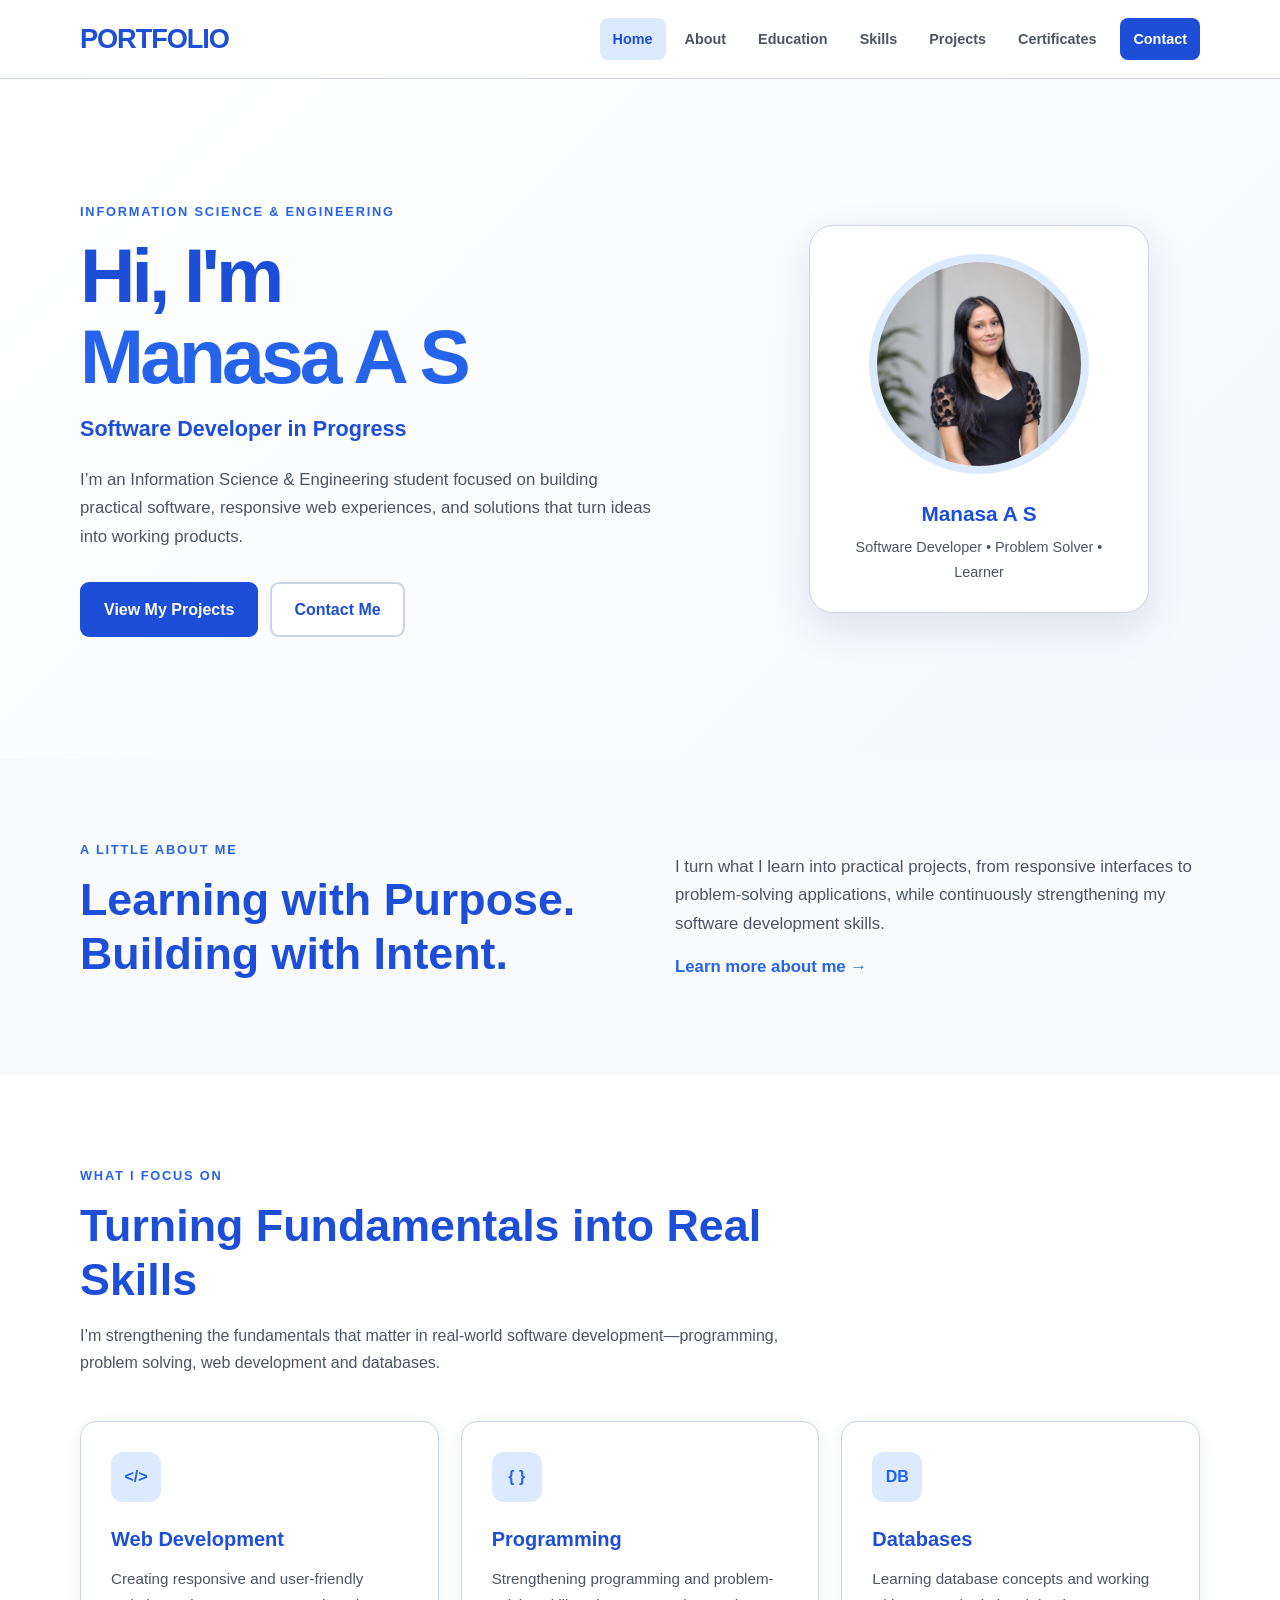
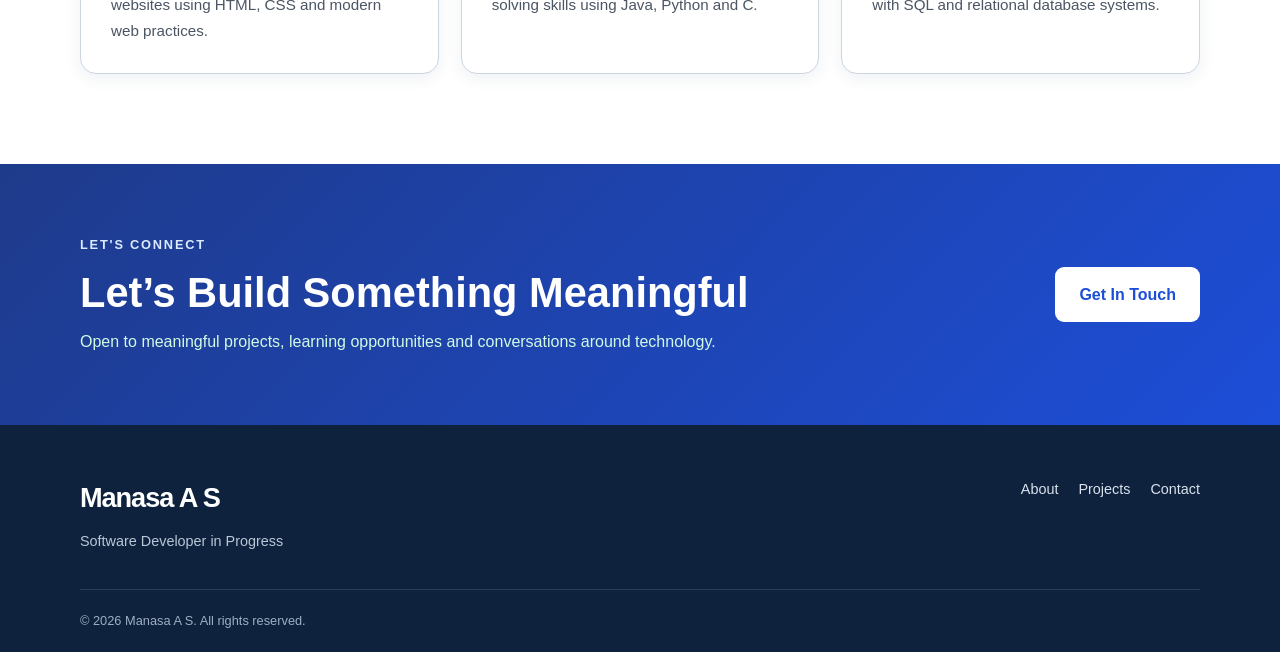
<file: index.html>
<!DOCTYPE html>
<html lang="en">

<head>

    <!-- Basic Document Information -->
    <meta charset="UTF-8">

    <meta
        name="viewport"
        content="width=device-width, initial-scale=1.0">

    <meta
        name="description"
        content="Manasa A S - Information Science and Engineering student and aspiring software developer.">

    <meta
        name="author"
        content="Manasa A S">

    <meta
        name="robots"
        content="index, follow">

    <!-- Page Title -->
    <title>
        Manasa A S | Aspiring Software Developer
    </title>

    <!-- CSS -->
    <link
        rel="stylesheet"
        href="css/style.css">

</head>


<body>

    <!--
        Accessibility:
        Allows keyboard users to skip
        repetitive navigation.
    -->
    <a
        href="#main-content"
        class="skip-link">
        Skip to main content
    </a>


    <!-- ================= HEADER ================= -->

    <header class="site-header">

        <div class="container header-container">

            <!-- Logo -->

            <a
                href="index.html"
                class="logo"
                aria-label="PORTFOLIO - Home">

                PORTFOLIO<span> </span>

            </a>


            <!-- Mobile Menu Button -->

            <button
                type="button"
                class="menu-toggle"
                id="menu-toggle"
                aria-label="Open navigation menu"
                aria-expanded="false"
                aria-controls="main-navigation">

                <span></span>
                <span></span>
                <span></span>

            </button>


            <!-- Navigation -->

            <nav
                class="main-navigation"
                id="main-navigation"
                aria-label="Main navigation">

                <ul>

                    <li>
                        <a
                            href="index.html"
                            class="active"
                            aria-current="page">
                            Home
                        </a>
                    </li>

                    <li>
                        <a href="about.html">
                            About
                        </a>
                    </li>

                    <li>
                        <a href="education.html">
                            Education
                        </a>
                    </li>

                    <li>
                        <a href="skills.html">
                            Skills
                        </a>
                    </li>

                    <li>
                        <a href="projects.html">
                            Projects
                        </a>
                    </li>

                    <li>
                        <a href="certificates.html">
                            Certificates
                        </a>
                    </li>

                    <li>
                        <a
                            href="contact.html"
                            class="nav-contact">
                            Contact
                        </a>
                    </li>

                </ul>

            </nav>

        </div>

    </header>


    <!-- ================= MAIN ================= -->

    <main id="main-content">


        <!-- ================= HERO ================= -->

        <section
            class="hero section"
            aria-labelledby="hero-heading">

            <div class="container hero-container">


                <!-- Hero Content -->

                <div class="hero-content">

                    <p class="eyebrow">
                        INFORMATION SCIENCE & ENGINEERING
                    </p>


                    <h1 id="hero-heading">

                        Hi, I'm

                        <span>
                            Manasa A S
                        </span>

                    </h1>


                    <p class="hero-role">
                        Software Developer in Progress
                    </p>


                    <p class="hero-description">

                        I’m an Information Science & Engineering student 
                        focused on building practical software, responsive 
                        web experiences, and solutions that turn ideas into 
                        working products.

                    </p>


                    <div class="hero-buttons">

                        <a
                            href="projects.html"
                            class="btn btn-primary">

                            View My Projects

                        </a>


                        <a
                            href="contact.html"
                            class="btn btn-secondary">

                            Contact Me

                        </a>

                    </div>

                </div>


                <!-- Hero Image -->

                <div class="hero-visual">

                    <div class="profile-card">

                        <div class="profile-circle">

                            <img
                                src="images/profile.jpeg"
                                alt="Professional portrait of Manasa A S">

                        </div>


                        <div class="profile-info">

                            <h2>
                                Manasa A S
                            </h2>

                            <p>
                                Software Developer • Problem Solver • Learner
                            </p>

                        </div>

                    </div>

                </div>

            </div>

        </section>


        <!-- ================= INTRODUCTION ================= -->

        <section
            class="intro-section section-light"
            aria-labelledby="intro-heading">

            <div class="container intro-grid">


                <div>

                    <p class="section-label">
                        A LITTLE ABOUT ME
                    </p>

                    <h2 id="intro-heading">
                        Learning with Purpose. Building with Intent.
                    </h2>

                </div>


                <div>

                    <p>

                        I turn what I learn into practical projects, 
                        from responsive interfaces to problem-solving applications, 
                        while continuously strengthening my software development skills.

                    </p>


                    <a
                        href="about.html"
                        class="text-link">

                        Learn more about me →

                    </a>

                </div>

            </div>

        </section>


        <!-- ================= FOCUS AREAS ================= -->

        <section
            class="section"
            aria-labelledby="focus-heading">

            <div class="container">


                <div class="section-heading">

                    <p class="section-label">
                        WHAT I FOCUS ON
                    </p>

                    <h2 id="focus-heading">
                        Turning Fundamentals into Real Skills
                    </h2>

                    <p>
                        I’m strengthening the fundamentals that matter 
                        in real-world software development—programming, 
                        problem solving, web development and databases.
                    </p>

                </div>


                <div class="feature-grid">


                    <!-- Web Development -->

                    <article class="feature-card">

                        <div
                            class="feature-icon"
                            aria-hidden="true">

                            &lt;/&gt;

                        </div>


                        <h3>
                            Web Development
                        </h3>


                        <p>

                            Creating responsive and
                            user-friendly websites using
                            HTML, CSS and modern web practices.

                        </p>

                    </article>


                    <!-- Programming -->

                    <article class="feature-card">

                        <div
                            class="feature-icon"
                            aria-hidden="true">

                            { }

                        </div>


                        <h3>
                            Programming
                        </h3>


                        <p>

                            Strengthening programming and
                            problem-solving skills using
                            Java, Python and C.

                        </p>

                    </article>


                    <!-- Database -->

                    <article class="feature-card">

                        <div
                            class="feature-icon"
                            aria-hidden="true">

                            DB

                        </div>


                        <h3>
                            Databases
                        </h3>


                        <p>

                            Learning database concepts and
                            working with SQL and relational
                            database systems.

                        </p>

                    </article>

                </div>

            </div>

        </section>


        <!-- ================= CTA ================= -->

        <section
            class="cta-section"
            aria-labelledby="cta-heading">

            <div class="container cta-container">


                <div>

                    <p class="section-label">
                        LET'S CONNECT
                    </p>


                    <h2 id="cta-heading">
                        Let’s Build Something Meaningful
                    </h2>


                    <p>
                        Open to meaningful projects, learning 
                        opportunities and conversations around technology.
                    </p>

                </div>


                <a
                    href="contact.html"
                    class="btn btn-light">

                    Get In Touch

                </a>

            </div>

        </section>

    </main>


    <!-- ================= FOOTER ================= -->

    <footer class="site-footer">

        <div class="container footer-container">


            <div>

                <a
                    href="index.html"
                    class="footer-logo">

                    Manasa A S<span></span>

                </a>


                <p>
                    Software Developer in Progress
                </p>

            </div>


            <nav
                aria-label="Footer navigation">

                <ul class="footer-links">

                    <li>
                        <a href="about.html">
                            About
                        </a>
                    </li>

                    <li>
                        <a href="projects.html">
                            Projects
                        </a>
                    </li>

                    <li>
                        <a href="contact.html">
                            Contact
                        </a>
                    </li>

                </ul>

            </nav>

        </div>


        <div class="container copyright">

            <p>
                &copy; 2026 Manasa A S.
                All rights reserved.
            </p>

        </div>

    </footer>


    <!-- JavaScript -->

    <script src="js/script.js"></script>

</body>

</html>
</file>
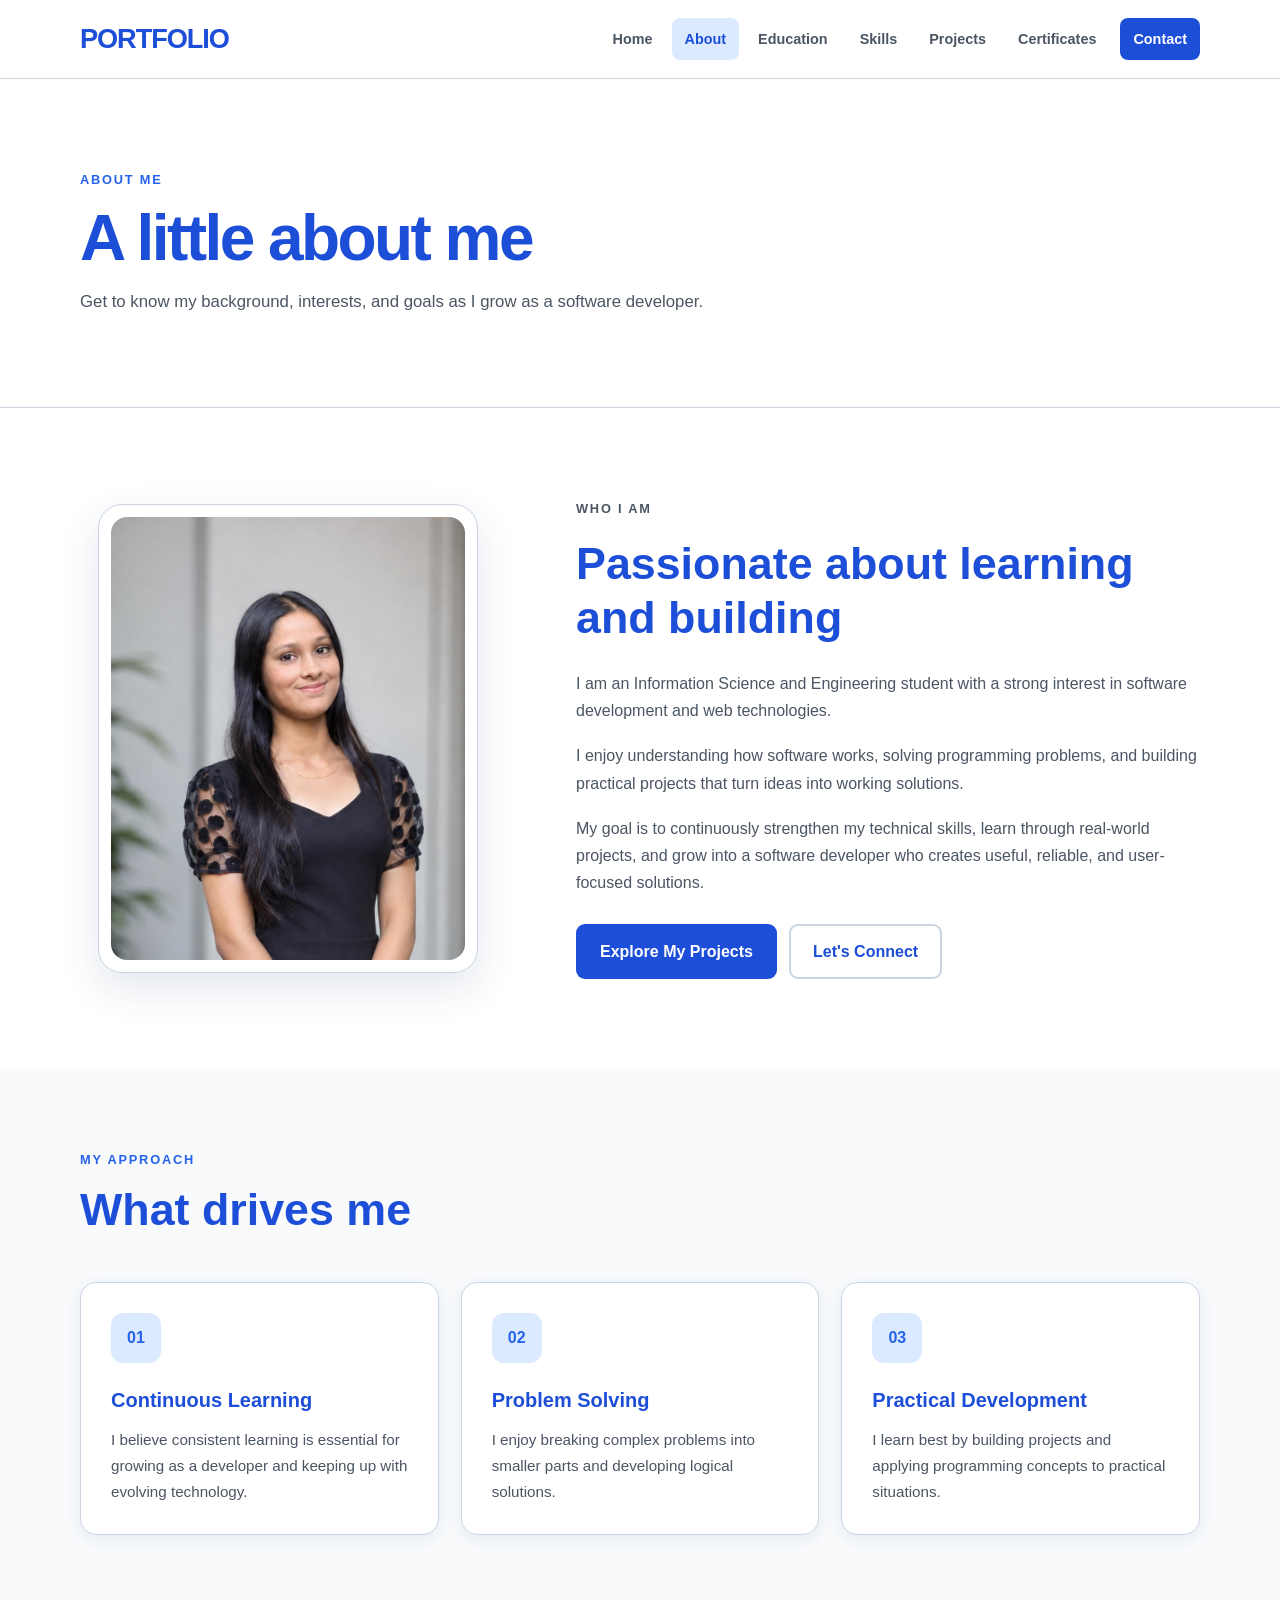
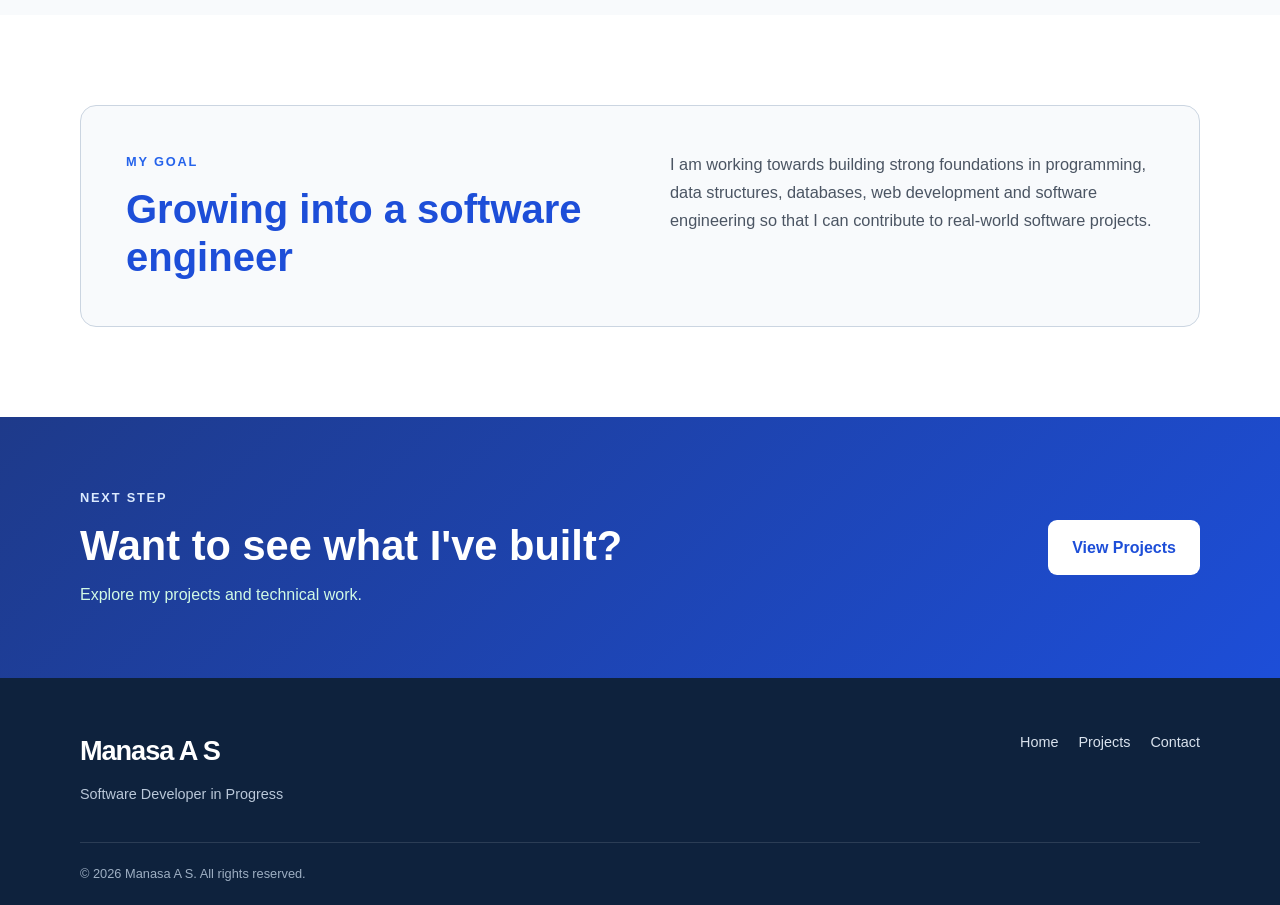
<file: about.html>
<!DOCTYPE html>
<html lang="en">

<head>

    <meta charset="UTF-8">

    <meta
        name="viewport"
        content="width=device-width, initial-scale=1.0">

    <meta
        name="description"
        content="Learn more about Manasa A S, an Information Science and Engineering student interested in software development.">

    <meta
        name="author"
        content="Manasa A S">

    <meta
        name="robots"
        content="index, follow">

    <title>About | Manasa A S</title>

    <link
        rel="stylesheet"
        href="css/style.css">

</head>


<body>

    <!-- Accessibility -->

    <a
        href="#main-content"
        class="skip-link">

        Skip to main content

    </a>


    <!-- ================= HEADER ================= -->

    <header class="site-header">

        <div class="container header-container">


            <!-- Logo -->

            <a
                href="index.html"
                class="logo"
                aria-label="PORTFOLIO - Home">

                PORTFOLIO<span> </span>

            </a>


            <!-- Mobile Menu -->

            <button
                type="button"
                class="menu-toggle"
                id="menu-toggle"
                aria-label="Open navigation menu"
                aria-expanded="false"
                aria-controls="main-navigation">

                <span></span>
                <span></span>
                <span></span>

            </button>


            <!-- Navigation -->

            <nav
                class="main-navigation"
                id="main-navigation"
                aria-label="Main navigation">

                <ul>

                    <li>
                        <a href="index.html">
                            Home
                        </a>
                    </li>

                    <li>
                        <a
                            href="about.html"
                            class="active"
                            aria-current="page">
                            About
                        </a>
                    </li>

                    <li>
                        <a href="education.html">
                            Education
                        </a>
                    </li>

                    <li>
                        <a href="skills.html">
                            Skills
                        </a>
                    </li>

                    <li>
                        <a href="projects.html">
                            Projects
                        </a>
                    </li>

                    <li>
                        <a href="certificates.html">
                            Certificates
                        </a>
                    </li>

                    <li>
                        <a
                            href="contact.html"
                            class="nav-contact">
                            Contact
                        </a>
                    </li>

                </ul>

            </nav>

        </div>

    </header>


    <!-- ================= MAIN ================= -->

    <main id="main-content">


        <!-- ================= PAGE HERO ================= -->

        <section
            class="page-hero"
            aria-labelledby="page-heading">

            <div class="container">

                <p class="section-label">
                    ABOUT ME
                </p>

                <h1 id="page-heading">
                    A little about me
                </h1>

                <p>
                    Get to know my background, interests, and
                    goals as I grow as a software developer.
                </p>

            </div>

        </section>


        <!-- ================= ABOUT ================= -->

        <section
            class="section"
            aria-labelledby="about-heading">

            <div class="container about-grid">


                <!-- Image -->

                <div class="about-image">

                    <div class="about-image-frame">

                        <img
                            src="images/profile.jpeg"
                            alt="Professional portrait of Manasa A S">

                    </div>

                </div>


                <!-- Content -->

                <div class="about-content">

                    <p class="section-label">
                        WHO I AM
                    </p>

                    <h2 id="about-heading">
                        Passionate about learning and building
                    </h2>


                    <p>

                        I am an Information Science and Engineering student 
                        with a strong interest in software development and web technologies.


                    </p>


                    <p>

                    I enjoy understanding how software works, solving 
                    programming problems, and building practical projects 
                    that turn ideas into working solutions.


                    </p>


                    <p>
                    My goal is to continuously strengthen my technical 
                    skills, learn through real-world projects, and grow 
                    into a software developer who creates useful, reliable, 
                    and user-focused solutions.

                    </p>


                    <div class="about-buttons">

                        <a
                            href="projects.html"
                            class="btn btn-primary">

                            Explore My Projects

                        </a>

                        <a
                            href="contact.html"
                            class="btn btn-secondary">

                            Let's Connect

                        </a>

                    </div>

                </div>

            </div>

        </section>


        <!-- ================= VALUES ================= -->

        <section
            class="section-light"
            aria-labelledby="values-heading">

            <div class="container">


                <div class="section-heading">

                    <p class="section-label">
                        MY APPROACH
                    </p>

                    <h2 id="values-heading">
                        What drives me
                    </h2>

                </div>


                <div class="feature-grid">


                    <article class="feature-card">

                        <div
                            class="feature-icon"
                            aria-hidden="true">

                            01

                        </div>

                        <h3>
                            Continuous Learning
                        </h3>

                        <p>

                            I believe consistent learning is
                            essential for growing as a developer
                            and keeping up with evolving technology.

                        </p>

                    </article>


                    <article class="feature-card">

                        <div
                            class="feature-icon"
                            aria-hidden="true">

                            02

                        </div>

                        <h3>
                            Problem Solving
                        </h3>

                        <p>

                            I enjoy breaking complex problems
                            into smaller parts and developing
                            logical solutions.

                        </p>

                    </article>


                    <article class="feature-card">

                        <div
                            class="feature-icon"
                            aria-hidden="true">

                            03

                        </div>

                        <h3>
                            Practical Development
                        </h3>

                        <p>

                            I learn best by building projects
                            and applying programming concepts
                            to practical situations.

                        </p>

                    </article>

                </div>

            </div>

        </section>


        <!-- ================= CAREER GOAL ================= -->

        <section
            class="section"
            aria-labelledby="goal-heading">

            <div class="container goal-box">

                <div>

                    <p class="section-label">
                        MY GOAL
                    </p>

                    <h2 id="goal-heading">
                        Growing into a software engineer
                    </h2>

                </div>


                <p>

                    I am working towards building strong
                    foundations in programming, data structures,
                    databases, web development and software
                    engineering so that I can contribute to
                    real-world software projects.

                </p>

            </div>

        </section>


        <!-- ================= CTA ================= -->

        <section
            class="cta-section"
            aria-labelledby="cta-heading">

            <div class="container cta-container">

                <div>

                    <p class="section-label">
                        NEXT STEP
                    </p>

                    <h2 id="cta-heading">
                        Want to see what I've built?
                    </h2>

                    <p>
                        Explore my projects and technical work.
                    </p>

                </div>


                <a
                    href="projects.html"
                    class="btn btn-light">

                    View Projects

                </a>

            </div>

        </section>

    </main>


    <!-- ================= FOOTER ================= -->

    <footer class="site-footer">

        <div class="container footer-container">


            <div>

                <a
                    href="index.html"
                    class="footer-logo">

                    Manasa A S<span></span>

                </a>

                <p>
                    Software Developer in Progress
                </p>

            </div>


            <nav
                aria-label="Footer navigation">

                <ul class="footer-links">

                    <li>
                        <a href="index.html">
                            Home
                        </a>
                    </li>

                    <li>
                        <a href="projects.html">
                            Projects
                        </a>
                    </li>

                    <li>
                        <a href="contact.html">
                            Contact
                        </a>
                    </li>

                </ul>

            </nav>

        </div>


        <div class="container copyright">

            <p>
                &copy; 2026 Manasa A S.
                All rights reserved.
            </p>

        </div>

    </footer>


    <script src="js/script.js"></script>

</body>

</html>
</file>
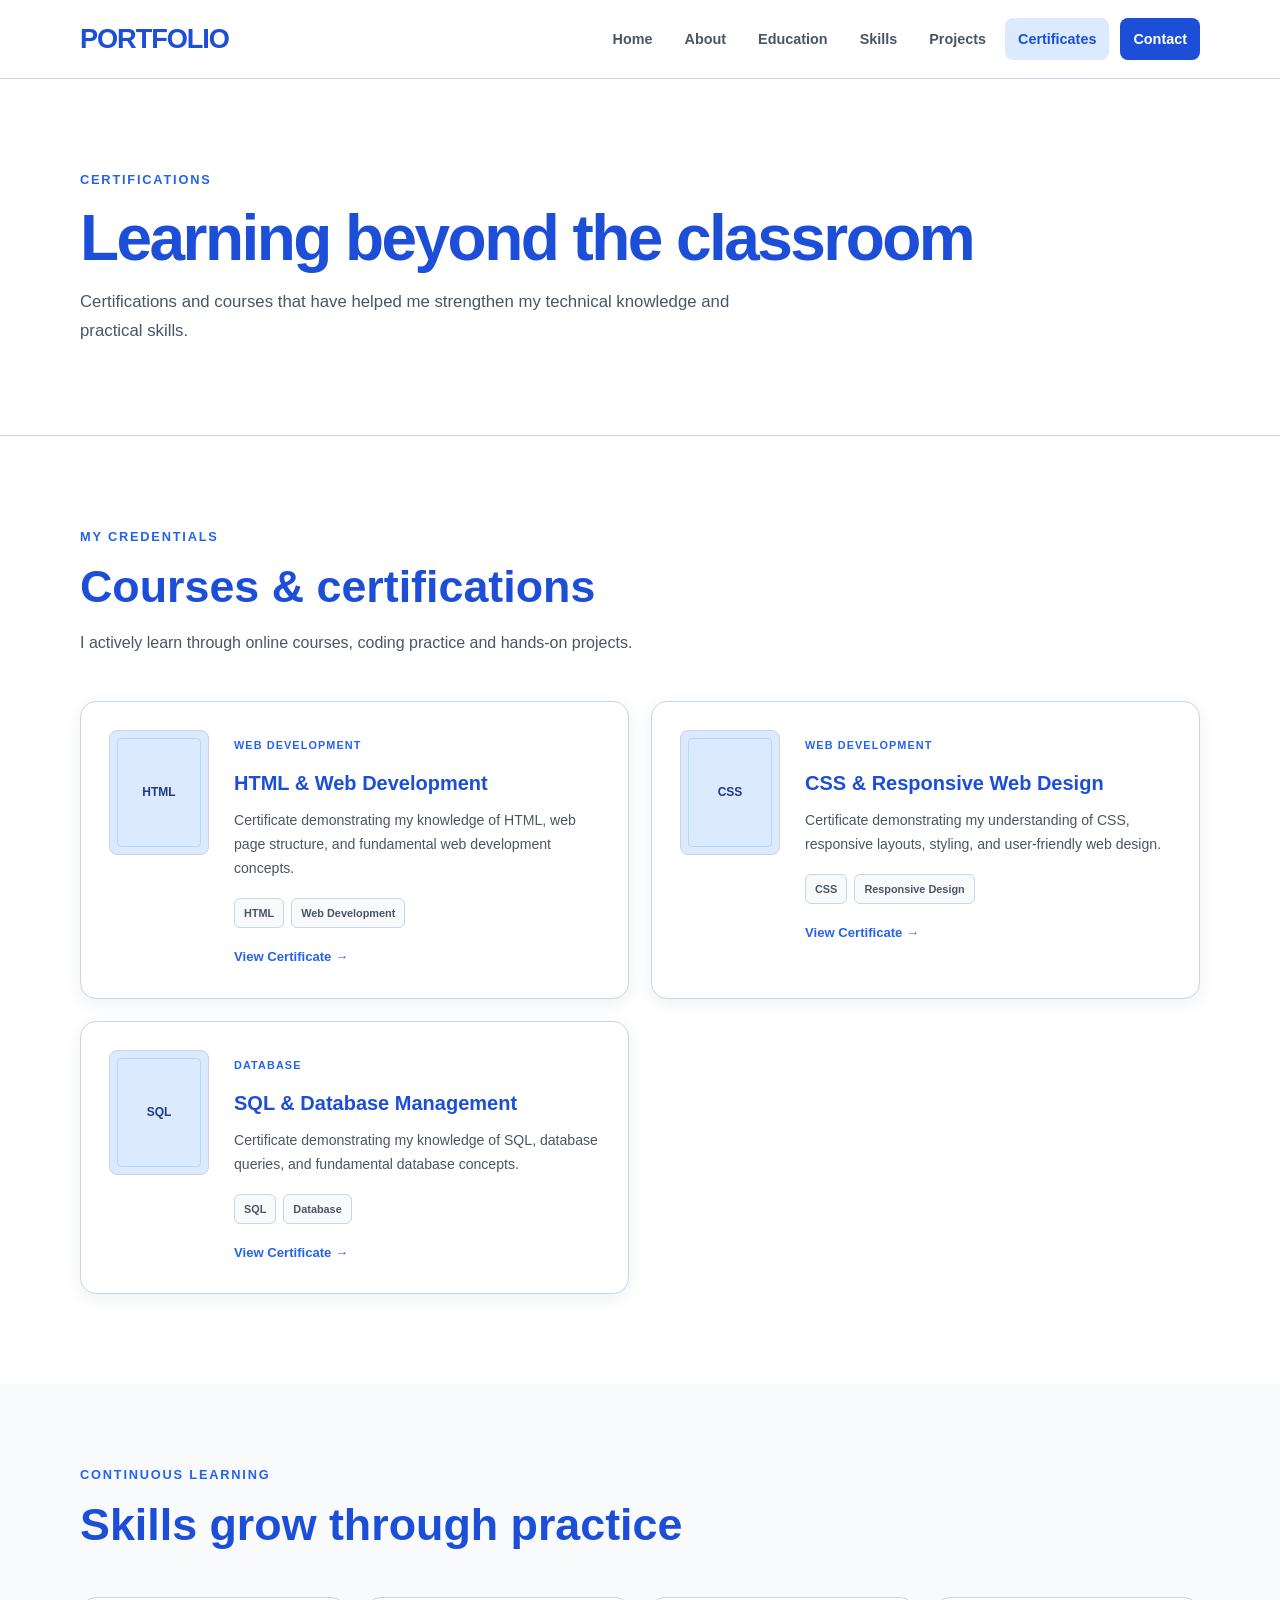
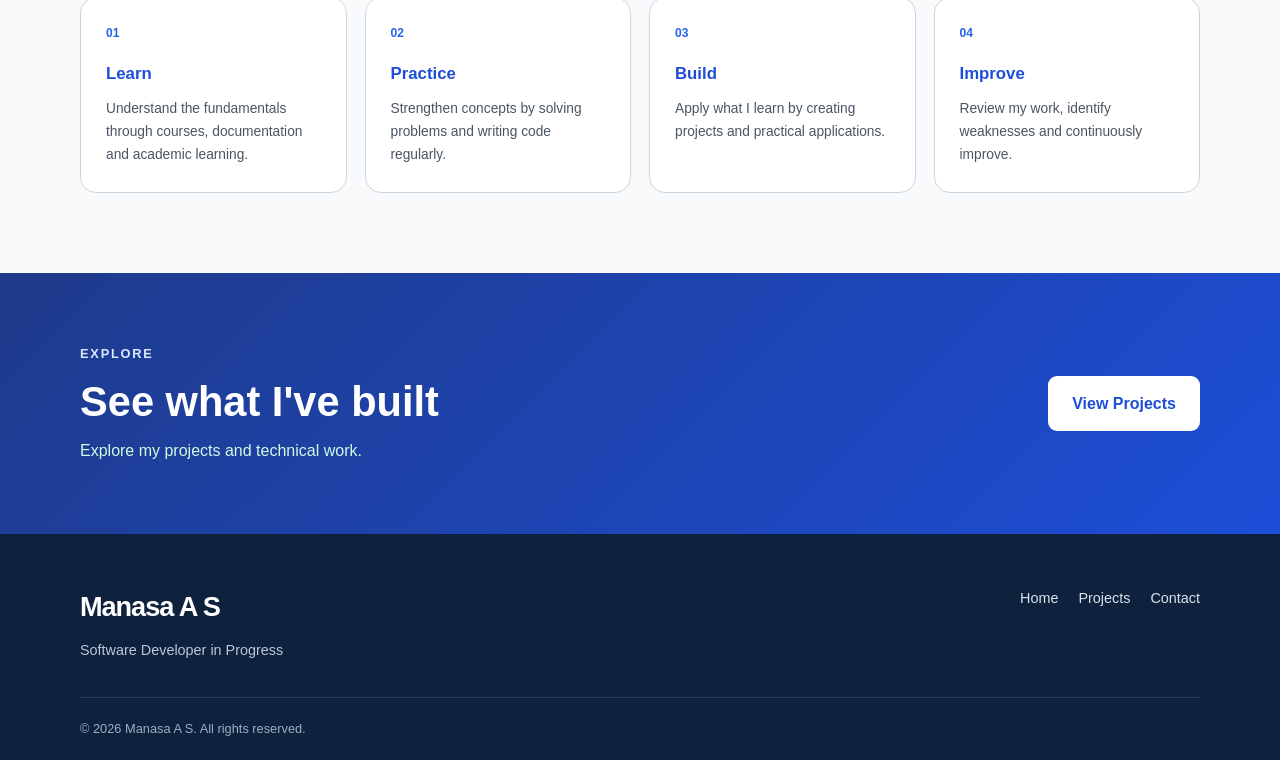
<file: certificates.html>
<!DOCTYPE html>
<html lang="en">

<head>

    <meta charset="UTF-8">

    <meta
        name="viewport"
        content="width=device-width, initial-scale=1.0">

    <meta
        name="description"
        content="Certificates and professional learning achievements of Manasa A S.">

    <meta
        name="author"
        content="Manasa A S">

    <title>Certificates | Manasa A S</title>

    <link
        rel="stylesheet"
        href="css/style.css">

</head>


<body>

    <!-- Accessibility -->

    <a
        href="#main-content"
        class="skip-link">

        Skip to main content

    </a>


    <!-- ================= HEADER ================= -->

    <header class="site-header">

        <div class="container header-container">


            <a
                href="index.html"
                class="logo"
                aria-label="PORTFOLIO - Home">

                PORTFOLIO<span> </span>

            </a>


            <button
                type="button"
                class="menu-toggle"
                id="menu-toggle"
                aria-label="Open navigation menu"
                aria-expanded="false"
                aria-controls="main-navigation">

                <span></span>
                <span></span>
                <span></span>

            </button>


            <nav
                class="main-navigation"
                id="main-navigation"
                aria-label="Main navigation">

                <ul>

                    <li>
                        <a href="index.html">
                            Home
                        </a>
                    </li>

                    <li>
                        <a href="about.html">
                            About
                        </a>
                    </li>

                    <li>
                        <a href="education.html">
                            Education
                        </a>
                    </li>

                    <li>
                        <a href="skills.html">
                            Skills
                        </a>
                    </li>

                    <li>
                        <a href="projects.html">
                            Projects
                        </a>
                    </li>

                    <li>
                        <a
                            href="certificates.html"
                            class="active"
                            aria-current="page">

                            Certificates

                        </a>
                    </li>

                    <li>
                        <a
                            href="contact.html"
                            class="nav-contact">

                            Contact

                        </a>
                    </li>

                </ul>

            </nav>

        </div>

    </header>


    <!-- ================= MAIN ================= -->

    <main id="main-content">


        <!-- ================= HERO ================= -->

        <section
            class="page-hero"
            aria-labelledby="page-heading">

            <div class="container">

                <p class="section-label">
                    CERTIFICATIONS
                </p>

                <h1 id="page-heading">
                    Learning beyond the classroom
                </h1>

                <p>

                    Certifications and courses that have helped
                    me strengthen my technical knowledge and
                    practical skills.

                </p>

            </div>

        </section>


        <!-- ================= CERTIFICATES ================= -->

        <section
            class="section"
            aria-labelledby="certificates-heading">

            <div class="container">


                <div class="section-heading">

                    <p class="section-label">
                        MY CREDENTIALS
                    </p>

                    <h2 id="certificates-heading">
                        Courses & certifications
                    </h2>

                    <p>

                        I actively learn through online courses,
                        coding practice and hands-on projects.

                    </p>

                </div>


                <div class="certificates-grid">


                    <!-- CERTIFICATE 1 -->

                    <article class="certificate-card">

                        <div class="certificate-icon"
                            aria-hidden="true">

                            HTML

                        </div>


                        <div class="certificate-content">

                            <span class="certificate-category">
                                WEB DEVELOPMENT
                            </span>

                            <h3>HTML & Web Development</h3>

<p>
    Certificate demonstrating my knowledge of HTML,
    web page structure, and fundamental web development concepts.
</p>


                            <div class="certificate-info">

                                <span>
                                    HTML
                                </span>

                                <span>
                                    Web Development
                                </span>

                            </div>


                            <!-- Add actual certificate link later -->

                            <a
    href="certificates/static.pdf"
    class="certificate-link"
    target="_blank"
    rel="noopener noreferrer">

    View Certificate →

</a>

                        </div>

                    </article>


                    <!-- CERTIFICATE 2 -->

                    <article class="certificate-card">

                        <div class="certificate-icon"
                            aria-hidden="true">

                            CSS

                        </div>


                        <div class="certificate-content">

                            <span class="certificate-category">
                                WEB DEVELOPMENT
                            </span>

                            <h3>CSS & Responsive Web Design</h3>

<p>
    Certificate demonstrating my understanding of CSS,
    responsive layouts, styling, and user-friendly web design.
</p>


                            <div class="certificate-info">

                                <span>
                                    CSS
                                </span>

                                <span>
                                    Responsive Design
                                </span>

                            </div>


                            <a
    href="certificates/Responsive.pdf"
    class="certificate-link"
    target="_blank"
    rel="noopener noreferrer">

    View Certificate →

</a>

                        </div>

                    </article>


                    <!-- CERTIFICATE 3 -->

                    <article class="certificate-card">

                        <div class="certificate-icon"
                            aria-hidden="true">

                            SQL

                        </div>


                        <div class="certificate-content">

                            <span class="certificate-category">
                                DATABASE
                            </span>

                            <h3>SQL & Database Management</h3>

<p>
    Certificate demonstrating my knowledge of SQL,
    database queries, and fundamental database concepts.
</p>


                            <div class="certificate-info">

                                <span>
                                    SQL
                                </span>

                                <span>
                                    Database
                                </span>

                            </div>


                            <a
    href="certificates/database.pdf"
    class="certificate-link"
    target="_blank"
    rel="noopener noreferrer">

    View Certificate →

</a>

                        </div>

                    </article>
                </div>

            </div>

        </section>


        <!-- ================= LEARNING ================= -->

        <section
            class="section-light"
            aria-labelledby="learning-heading">

            <div class="container">


                <div class="section-heading">

                    <p class="section-label">
                        CONTINUOUS LEARNING
                    </p>

                    <h2 id="learning-heading">
                        Skills grow through practice
                    </h2>

                </div>


                <div class="learning-grid">


                    <article class="learning-card">

                        <span class="learning-number">
                            01
                        </span>

                        <h3>
                            Learn
                        </h3>

                        <p>

                            Understand the fundamentals through
                            courses, documentation and academic
                            learning.

                        </p>

                    </article>


                    <article class="learning-card">

                        <span class="learning-number">
                            02
                        </span>

                        <h3>
                            Practice
                        </h3>

                        <p>

                            Strengthen concepts by solving
                            problems and writing code regularly.

                        </p>

                    </article>


                    <article class="learning-card">

                        <span class="learning-number">
                            03
                        </span>

                        <h3>
                            Build
                        </h3>

                        <p>

                            Apply what I learn by creating
                            projects and practical applications.

                        </p>

                    </article>


                    <article class="learning-card">

                        <span class="learning-number">
                            04
                        </span>

                        <h3>
                            Improve
                        </h3>

                        <p>

                            Review my work, identify weaknesses
                            and continuously improve.

                        </p>

                    </article>

                </div>

            </div>

        </section>


        <!-- ================= CTA ================= -->

        <section
            class="cta-section"
            aria-labelledby="cta-heading">

            <div class="container cta-container">

                <div>

                    <p class="section-label">
                        EXPLORE
                    </p>

                    <h2 id="cta-heading">
                        See what I've built
                    </h2>

                    <p>
                        Explore my projects and technical work.
                    </p>

                </div>


                <a
                    href="projects.html"
                    class="btn btn-light">

                    View Projects

                </a>

            </div>

        </section>

    </main>


    <!-- ================= FOOTER ================= -->

    <footer class="site-footer">

        <div class="container footer-container">


            <div>

                <a
                    href="index.html"
                    class="footer-logo">

                    Manasa A S<span></span>

                </a>

                <p>
                    Software Developer in Progress
                </p>

            </div>


            <nav
                aria-label="Footer navigation">

                <ul class="footer-links">

                    <li>
                        <a href="index.html">
                            Home
                        </a>
                    </li>

                    <li>
                        <a href="projects.html">
                            Projects
                        </a>
                    </li>

                    <li>
                        <a href="contact.html">
                            Contact
                        </a>
                    </li>

                </ul>

            </nav>

        </div>


        <div class="container copyright">

            <p>
                &copy; 2026 Manasa A S.
                All rights reserved.
            </p>

        </div>

    </footer>


    <script src="js/script.js"></script>

</body>

</html>
</file>
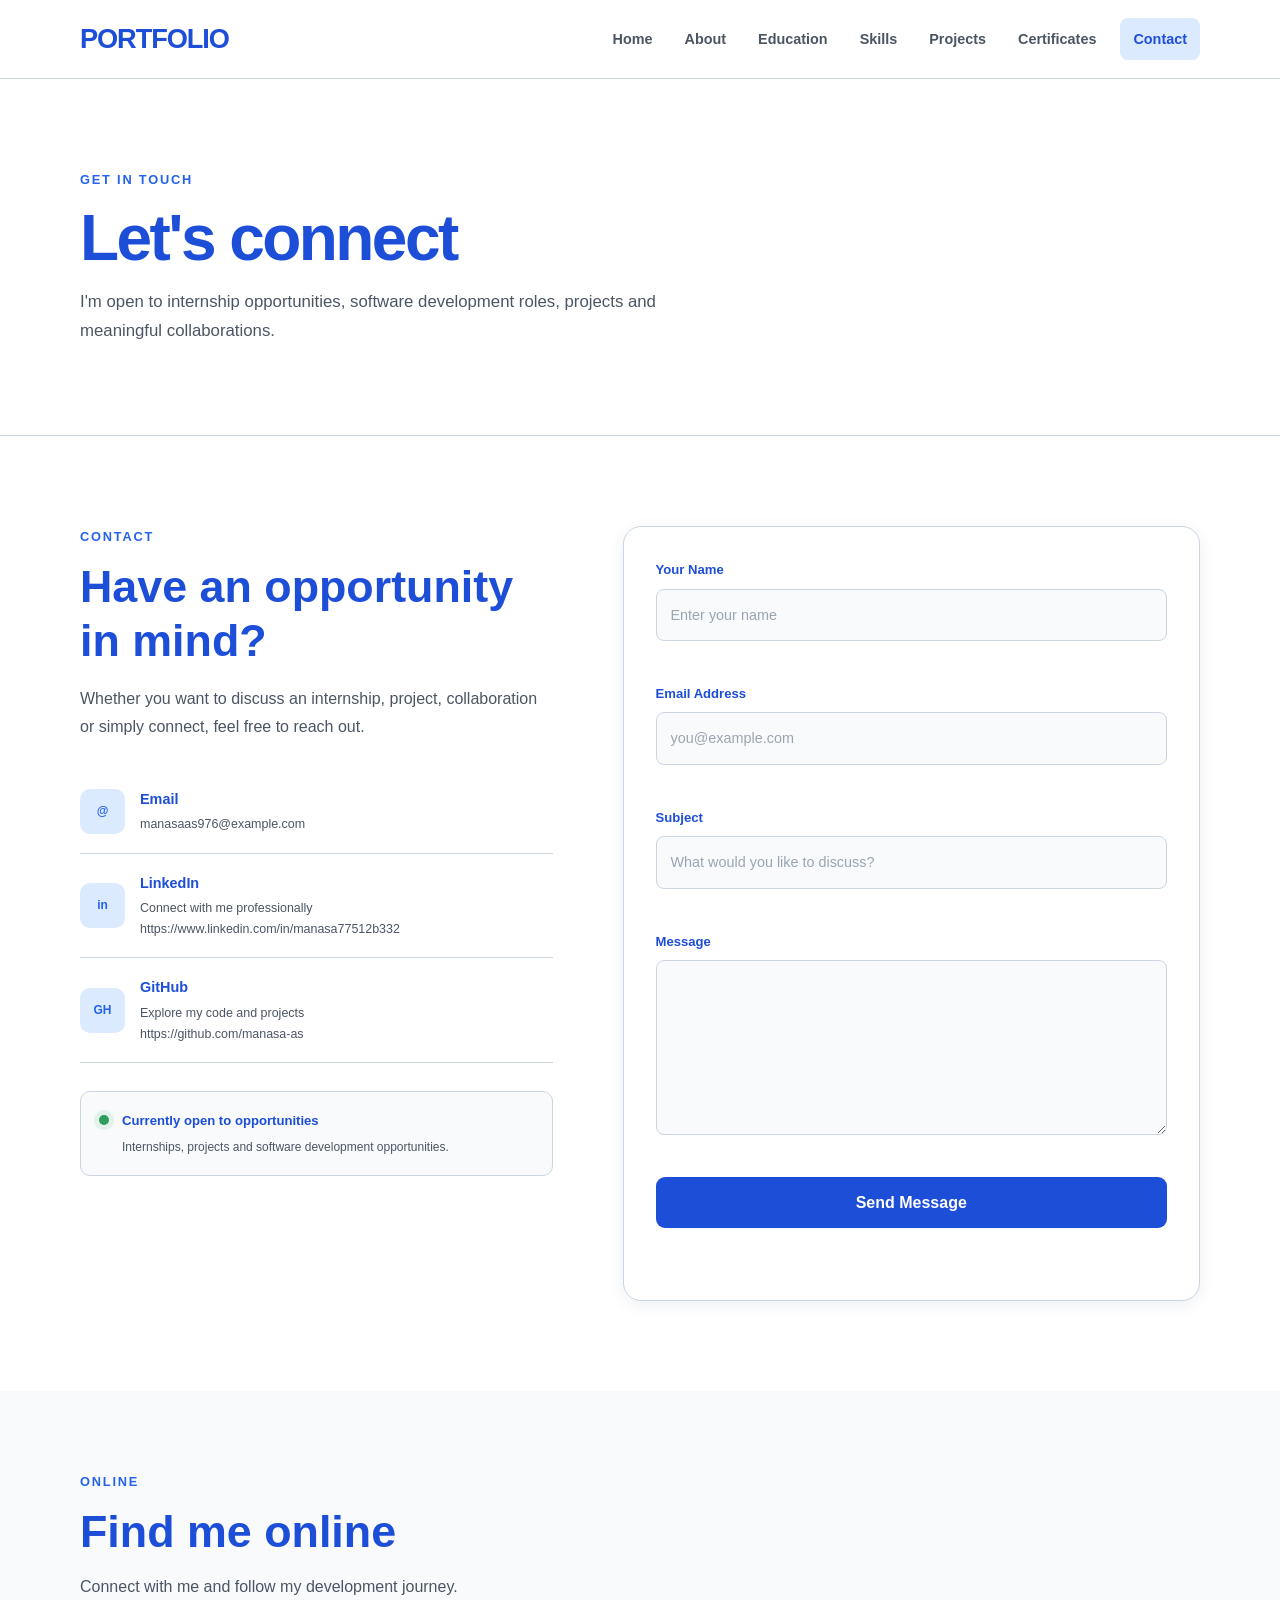
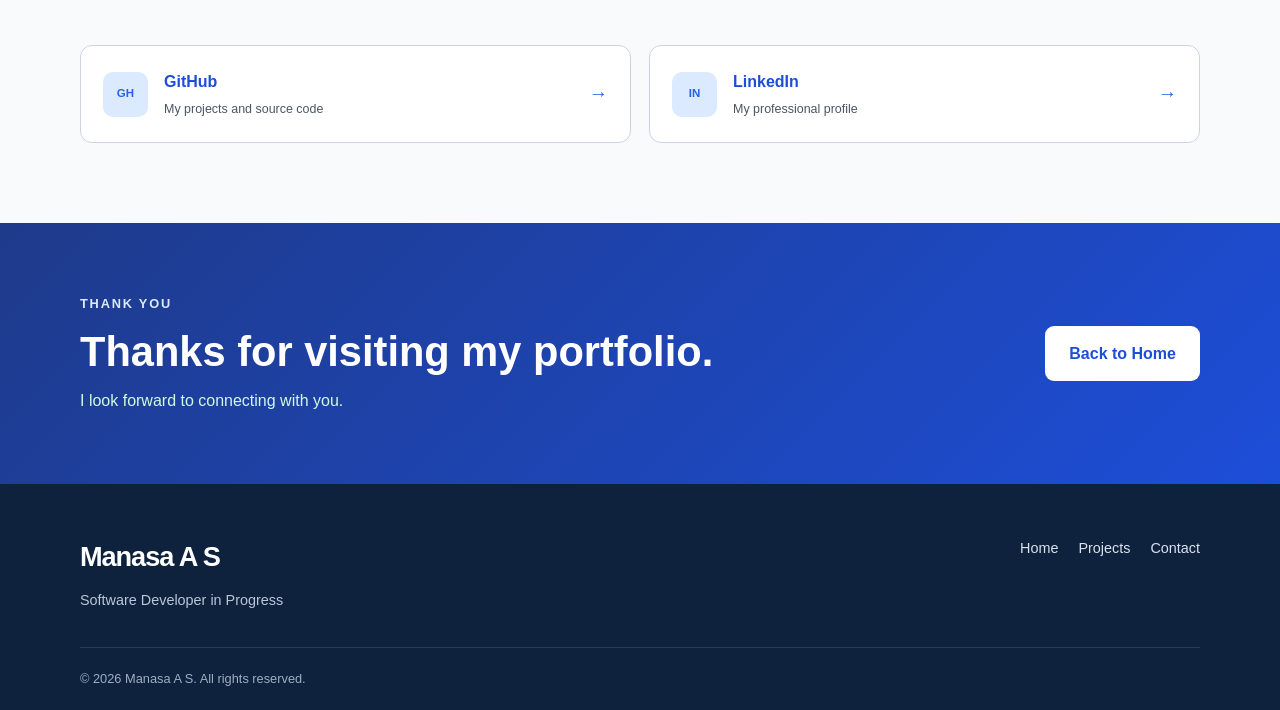
<file: contact.html>
<!DOCTYPE html>
<html lang="en">

<head>

    <meta charset="UTF-8">

    <meta
        name="viewport"
        content="width=device-width, initial-scale=1.0">

    <meta
        name="description"
        content="Contact Manasa A S for software development, internship and collaboration opportunities.">

    <meta
        name="author"
        content="Manasa A S">

    <title>Contact | Manasa A S</title>

    <link
        rel="stylesheet"
        href="css/style.css">

</head>


<body>

    <!-- Accessibility -->

    <a
        href="#main-content"
        class="skip-link">

        Skip to main content

    </a>


    <!-- ================= HEADER ================= -->

    <header class="site-header">

        <div class="container header-container">


            <a
                href="index.html"
                class="logo"
                aria-label="PORTFOLIO - Home">

                PORTFOLIO<span> </span>

            </a>


            <!-- Mobile Menu -->

            <button
                type="button"
                class="menu-toggle"
                id="menu-toggle"
                aria-label="Open navigation menu"
                aria-expanded="false"
                aria-controls="main-navigation">

                <span></span>
                <span></span>
                <span></span>

            </button>


            <!-- Navigation -->

            <nav
                class="main-navigation"
                id="main-navigation"
                aria-label="Main navigation">

                <ul>

                    <li>
                        <a href="index.html">
                            Home
                        </a>
                    </li>

                    <li>
                        <a href="about.html">
                            About
                        </a>
                    </li>

                    <li>
                        <a href="education.html">
                            Education
                        </a>
                    </li>

                    <li>
                        <a href="skills.html">
                            Skills
                        </a>
                    </li>

                    <li>
                        <a href="projects.html">
                            Projects
                        </a>
                    </li>

                    <li>
                        <a href="certificates.html">
                            Certificates
                        </a>
                    </li>

                    <li>
                        <a
                            href="contact.html"
                            class="active nav-contact"
                            aria-current="page">

                            Contact

                        </a>
                    </li>

                </ul>

            </nav>

        </div>

    </header>


    <!-- ================= MAIN ================= -->

    <main id="main-content">


        <!-- ================= PAGE HERO ================= -->

        <section
            class="page-hero"
            aria-labelledby="page-heading">

            <div class="container">

                <p class="section-label">
                    GET IN TOUCH
                </p>

                <h1 id="page-heading">
                    Let's connect
                </h1>

                <p>

                    I'm open to internship opportunities,
                    software development roles, projects
                    and meaningful collaborations.

                </p>

            </div>

        </section>


        <!-- ================= CONTACT ================= -->

        <section
            class="section"
            aria-labelledby="contact-heading">

            <div class="container contact-layout">


                <!-- Contact Information -->

                <div class="contact-info">


                    <p class="section-label">
                        CONTACT
                    </p>


                    <h2 id="contact-heading">
                        Have an opportunity in mind?
                    </h2>


                    <p class="contact-description">

                        Whether you want to discuss an internship,
                        project, collaboration or simply connect,
                        feel free to reach out.

                    </p>


                    <!-- Email -->

                    <a
                        href="mailto:your-email@example.com"
                        class="contact-item">

                        <span
                            class="contact-icon"
                            aria-hidden="true">

                            @

                        </span>

                        <span>

                            <strong>
                                Email
                            </strong>

                            <small>
                                manasaas976@example.com
                            </small>

                        </span>

                    </a>


                    <!-- LinkedIn -->

                    <a
                        href="#"
                        class="contact-item"
                        target="_blank"
                        rel="noopener noreferrer">

                        <span
                            class="contact-icon"
                            aria-hidden="true">

                            in

                        </span>

                        <span>

                            <strong>
                                LinkedIn
                            </strong>

                            <small>
                                Connect with me professionally
                            </small>

                            <small>
                                https://www.linkedin.com/in/manasa77512b332
                            </small>

                        </span>

                    </a>


                    <!-- GitHub -->

                    <a
                        href="#"
                        class="contact-item"
                        target="_blank"
                        rel="noopener noreferrer">

                        <span
                            class="contact-icon"
                            aria-hidden="true">
                            GH

                        </span>

                        <span>

                            <strong>
                                GitHub
                            </strong>

                            <small>
                                Explore my code and projects
                            </small>

                            <small>
                                https://github.com/manasa-as
                            </small>
                            

                        </span>

                    </a>


                    <!-- Availability -->

                    <div class="availability">

                        <span
                            class="availability-dot"
                            aria-hidden="true">
                        </span>

                        <div>

                            <strong>
                                Currently open to opportunities
                            </strong>

                            <p>
                                Internships, projects and
                                software development opportunities.
                            </p>

                        </div>

                    </div>

                </div>


                <!-- Contact Form -->

                <div class="contact-form-wrapper">

                    <form
                        id="contact-form"
                        class="contact-form"
                        action="#"
                        method="post"
                        novalidate>


                        <div class="form-group">

                            <label for="name">
                                Your Name
                            </label>

                            <input
                                type="text"
                                id="name"
                                name="name"
                                placeholder="Enter your name"
                                autocomplete="name"
                                required>

                            <small
                                class="form-error"
                                id="name-error">
                            </small>

                        </div>


                        <div class="form-group">

                            <label for="email">
                                Email Address
                            </label>

                            <input
                                type="email"
                                id="email"
                                name="email"
                                placeholder="you@example.com"
                                autocomplete="email"
                                required>

                            <small
                                class="form-error"
                                id="email-error">
                            </small>

                        </div>


                        <div class="form-group">

                            <label for="subject">
                                Subject
                            </label>

                            <input
                                type="text"
                                id="subject"
                                name="subject"
                                placeholder="What would you like to discuss?"
                                required>

                            <small
                                class="form-error"
                                id="subject-error">
                            </small>

                        </div>


                        <div class="form-group">

                            <label for="message">
                                Message
                            </label>

                            <textarea
                                id="message"
                                name="message"
                                rows="6"
                                placeholder="Write your message here..."
                                required>
                            </textarea>

                            <small
                                class="form-error"
                                id="message-error">
                            </small>

                        </div>


                        <button
                            type="submit"
                            class="btn btn-primary form-submit">

                            Send Message

                        </button>


                        <p
                            class="form-status"
                            id="form-status"
                            role="status"
                            aria-live="polite">
                        </p>

                    </form>

                </div>

            </div>

        </section>


        <!-- ================= SOCIAL ================= -->

        <section
            class="section-light"
            aria-labelledby="social-heading">

            <div class="container">

                <div class="section-heading">

                    <p class="section-label">
                        ONLINE
                    </p>

                    <h2 id="social-heading">
                        Find me online
                    </h2>

                    <p>
                        Connect with me and follow my
                        development journey.
                    </p>

                </div>


                <div class="social-grid">


                    <a
                        href="https://github.com/manasa-as"
                        class="social-card"
                        target="_blank"
                        rel="noopener noreferrer">

                        <span class="social-short">
                            GH
                        </span>

                        <div>

                            <h3>
                                GitHub
                            </h3>

                            <p>
                                My projects and source code
                            </p>

                        </div>

                        <span class="social-arrow">
                            →
                        </span>

                    </a>


                    <a
                        href="https://www.linkedin.com/in/manasa77512b332"
                        class="social-card"
                        target="_blank"
                        rel="noopener noreferrer">

                        <span class="social-short">
                            IN
                        </span>

                        <div>

                            <h3>
                                LinkedIn
                            </h3>

                            <p>
                                My professional profile
                            </p>

                        </div>

                        <span class="social-arrow">
                            →
                        </span>

                    </a>


                </div>

            </div>

        </section>


        <!-- ================= CTA ================= -->

        <section
            class="cta-section"
            aria-labelledby="cta-heading">

            <div class="container cta-container">

                <div>

                    <p class="section-label">
                        THANK YOU
                    </p>

                    <h2 id="cta-heading">
                        Thanks for visiting my portfolio.
                    </h2>

                    <p>
                        I look forward to connecting with you.
                    </p>

                </div>


                <a
                    href="index.html"
                    class="btn btn-light">

                    Back to Home

                </a>

            </div>

        </section>

    </main>


    <!-- ================= FOOTER ================= -->

    <footer class="site-footer">

        <div class="container footer-container">


            <div>

                <a
                    href="index.html"
                    class="footer-logo">

                    Manasa A S<span></span>

                </a>

                <p>
                    Software Developer in Progress
                </p>

            </div>


            <nav
                aria-label="Footer navigation">

                <ul class="footer-links">

                    <li>
                        <a href="index.html">
                            Home
                        </a>
                    </li>

                    <li>
                        <a href="projects.html">
                            Projects
                        </a>
                    </li>

                    <li>
                        <a href="contact.html">
                            Contact
                        </a>
                    </li>

                </ul>

            </nav>

        </div>


        <div class="container copyright">

            <p>
                &copy; 2026 Manasa A S.
                All rights reserved.
            </p>

        </div>

    </footer>


    <script src="js/script.js"></script>

</body>

</html>
</file>
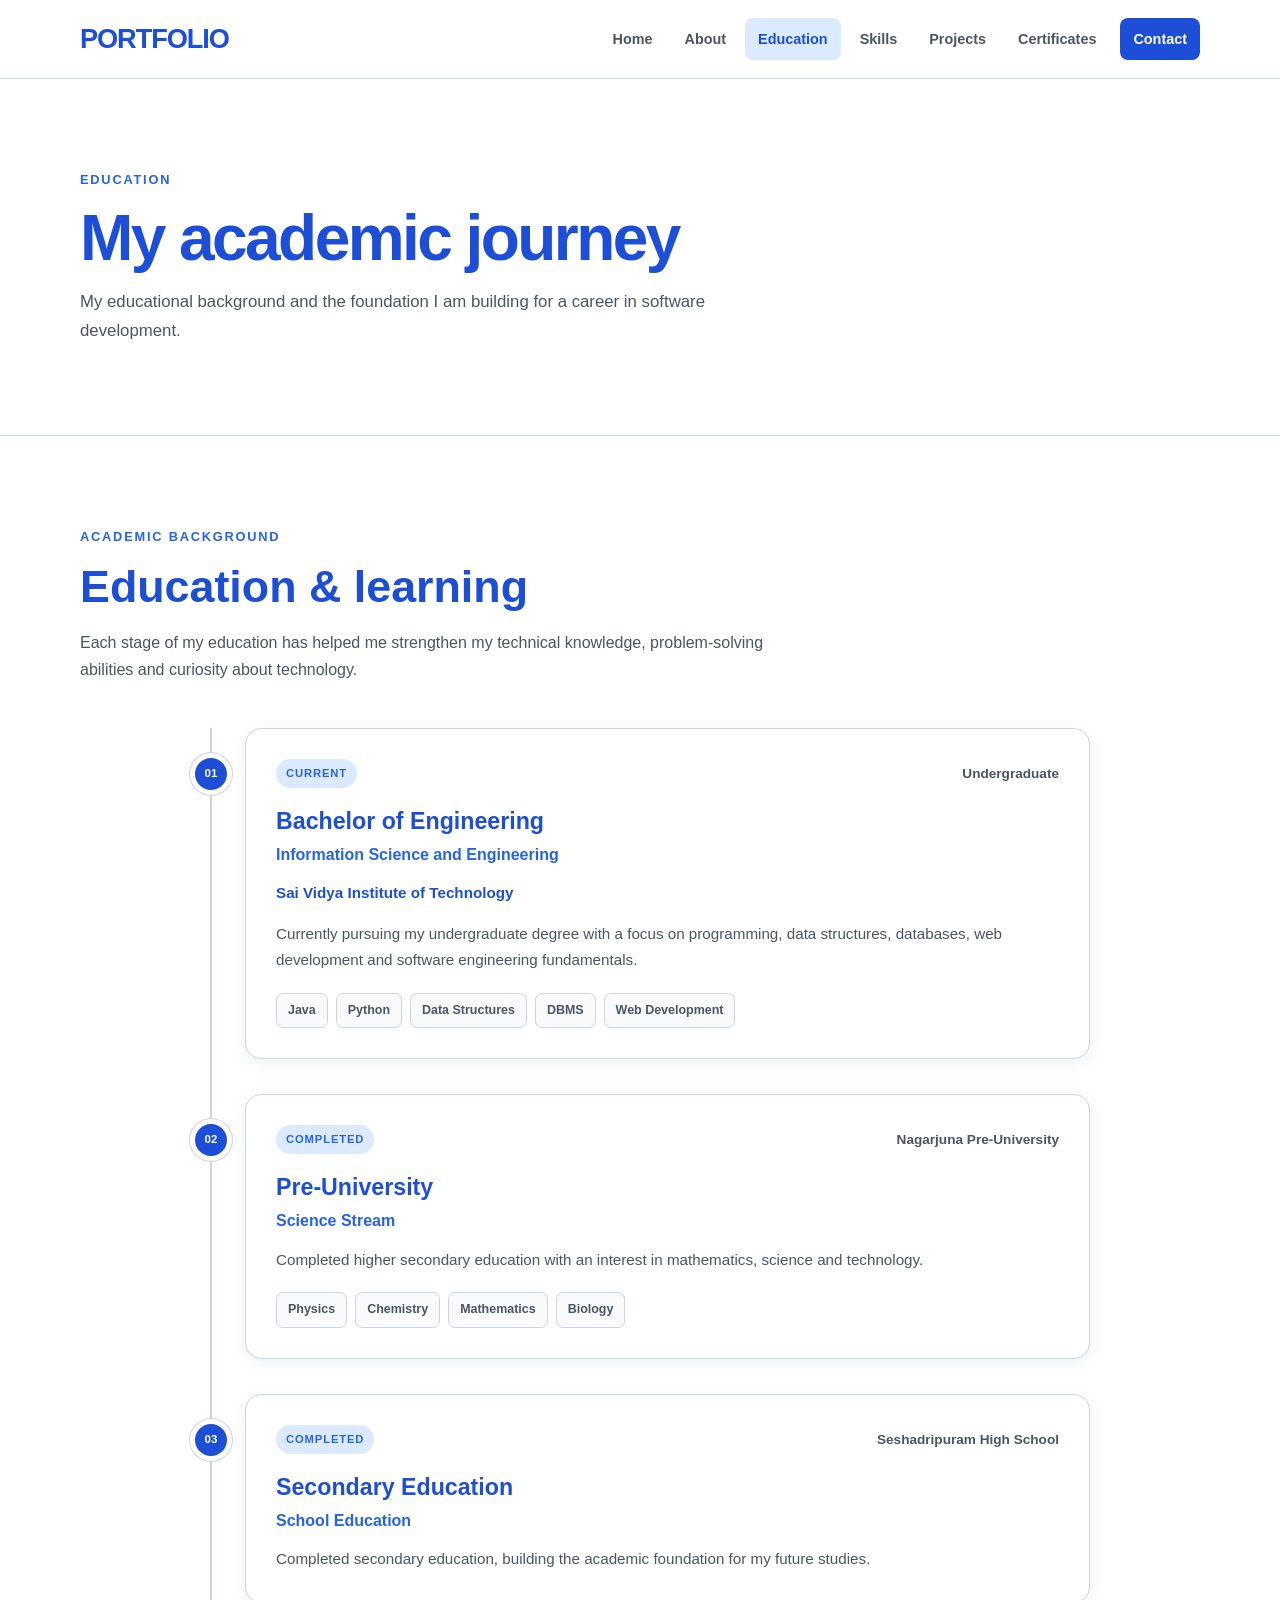
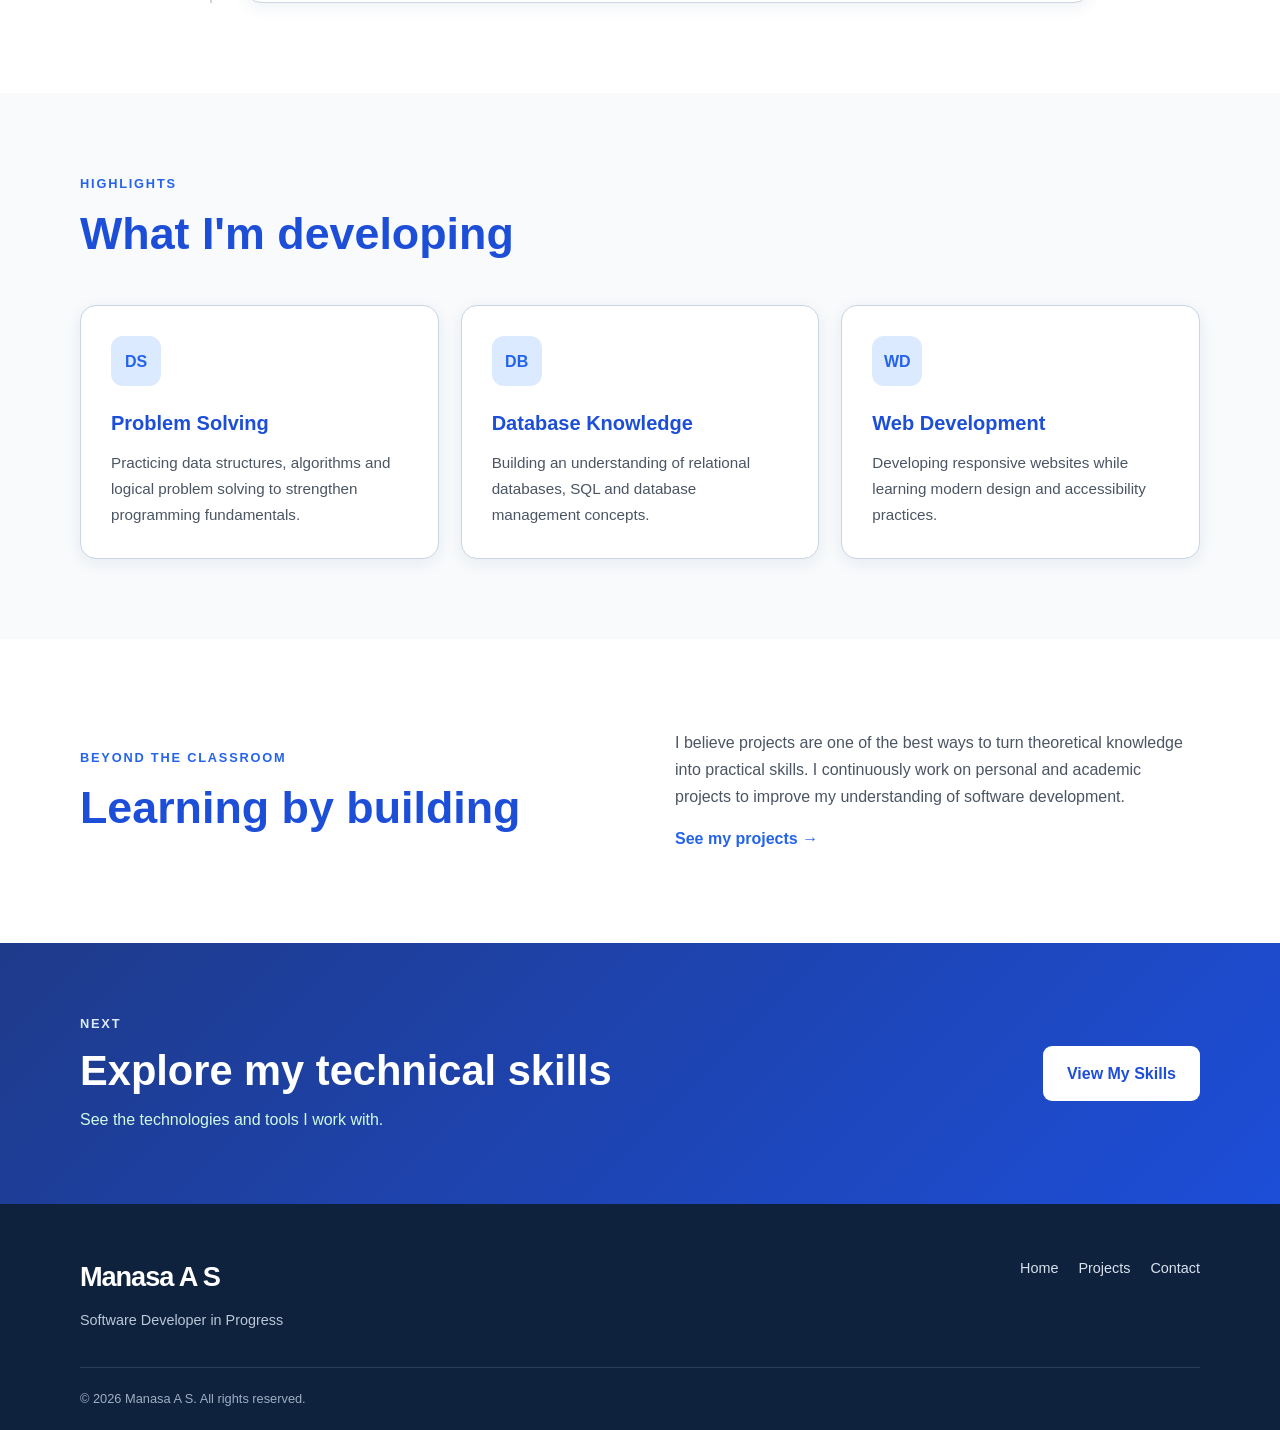
<file: education.html>
<!DOCTYPE html>
<html lang="en">

<head>

    <meta charset="UTF-8">

    <meta
        name="viewport"
        content="width=device-width, initial-scale=1.0">

    <meta
        name="description"
        content="Education and academic journey of Manasa A S, Information Science and Engineering student.">

    <meta
        name="author"
        content="Manasa A S">

    <meta
        name="robots"
        content="index, follow">

    <title>Education | Manasa A S</title>

    <link
        rel="stylesheet"
        href="css/style.css">

</head>


<body>

    <!-- Accessibility -->

    <a
        href="#main-content"
        class="skip-link">

        Skip to main content

    </a>


    <!-- ================= HEADER ================= -->

    <header class="site-header">

        <div class="container header-container">


            <a
                href="index.html"
                class="logo"
                aria-label="PORTFOLIO - Home">

                PORTFOLIO<span> </span>

            </a>


            <!-- Mobile Menu -->

            <button
                type="button"
                class="menu-toggle"
                id="menu-toggle"
                aria-label="Open navigation menu"
                aria-expanded="false"
                aria-controls="main-navigation">

                <span></span>
                <span></span>
                <span></span>

            </button>


            <!-- Navigation -->

            <nav
                class="main-navigation"
                id="main-navigation"
                aria-label="Main navigation">

                <ul>

                    <li>
                        <a href="index.html">
                            Home
                        </a>
                    </li>

                    <li>
                        <a href="about.html">
                            About
                        </a>
                    </li>

                    <li>
                        <a
                            href="education.html"
                            class="active"
                            aria-current="page">

                            Education

                        </a>
                    </li>

                    <li>
                        <a href="skills.html">
                            Skills
                        </a>
                    </li>

                    <li>
                        <a href="projects.html">
                            Projects
                        </a>
                    </li>

                    <li>
                        <a href="certificates.html">
                            Certificates
                        </a>
                    </li>

                    <li>
                        <a
                            href="contact.html"
                            class="nav-contact">

                            Contact

                        </a>
                    </li>

                </ul>

            </nav>

        </div>

    </header>


    <!-- ================= MAIN ================= -->

    <main id="main-content">


        <!-- ================= PAGE HERO ================= -->

        <section
            class="page-hero"
            aria-labelledby="page-heading">

            <div class="container">

                <p class="section-label">
                    EDUCATION
                </p>

                <h1 id="page-heading">
                    My academic journey
                </h1>

                <p>
                    My educational background and the
                    foundation I am building for a career
                    in software development.
                </p>

            </div>

        </section>


        <!-- ================= EDUCATION TIMELINE ================= -->

        <section
            class="section"
            aria-labelledby="education-heading">

            <div class="container">


                <div class="section-heading">

                    <p class="section-label">
                        ACADEMIC BACKGROUND
                    </p>

                    <h2 id="education-heading">
                        Education & learning
                    </h2>

                    <p>
                        Each stage of my education has helped
                        me strengthen my technical knowledge,
                        problem-solving abilities and curiosity
                        about technology.
                    </p>

                </div>


                <div class="education-timeline">


                    <!-- Degree -->

                    <article class="education-item">

                        <div class="education-marker"
                            aria-hidden="true">

                            <span>01</span>

                        </div>


                        <div class="education-card">

                            <div class="education-card-top">

                                <span class="education-tag">
                                    CURRENT
                                </span>

                                <span class="education-period">
                                    Undergraduate
                                </span>

                            </div>


                            <h3>
                                Bachelor of Engineering
                            </h3>


                            <h4>
                                Information Science and Engineering
                            </h4>


                            <p class="education-institute">

                                Sai Vidya Institute of Technology

                            </p>


                            <p>

                                Currently pursuing my undergraduate
                                degree with a focus on programming,
                                data structures, databases,
                                web development and software
                                engineering fundamentals.

                            </p>


                            <div class="education-subjects">

                                <span>Java</span>

                                <span>Python</span>

                                <span>Data Structures</span>

                                <span>DBMS</span>

                                <span>Web Development</span>

                            </div>

                        </div>

                    </article>


                    <!-- Pre-University -->

                    <article class="education-item">

                        <div
                            class="education-marker"
                            aria-hidden="true">

                            <span>02</span>

                        </div>


                        <div class="education-card">

                            <div class="education-card-top">

                                <span class="education-tag">
                                    COMPLETED
                                </span>

                                <span class="education-period">
                                   Nagarjuna Pre-University
                                </span>

                            </div>


                            <h3>
                                Pre-University
                            </h3>


                            <h4>
                                Science Stream
                            </h4>


                            <p>

                                Completed higher secondary
                                education with an interest in
                                mathematics, science and
                                technology.

                            </p>


                            <div class="education-subjects">

                                <span>Physics</span>

                                <span>Chemistry</span>

                                <span>Mathematics</span>

                                <span>Biology</span>

                            </div>

                        </div>

                    </article>


                    <!-- School -->

                    <article class="education-item">

                        <div
                            class="education-marker"
                            aria-hidden="true">

                            <span>03</span>

                        </div>


                        <div class="education-card">

                            <div class="education-card-top">

                                <span class="education-tag">
                                    COMPLETED
                                </span>

                                <span class="education-period">
                                    Seshadripuram High School
                                </span>

                            </div>


                            <h3>
                                Secondary Education
                            </h3>


                            <h4>
                                School Education
                            </h4>


                            <p>

                                Completed secondary education,
                                building the academic foundation
                                for my future studies.
                            </p>

                        </div>

                    </article>

                </div>

            </div>

        </section>


        <!-- ================= ACADEMIC HIGHLIGHTS ================= -->

        <section
            class="section-light"
            aria-labelledby="highlights-heading">

            <div class="container">


                <div class="section-heading">

                    <p class="section-label">
                        HIGHLIGHTS
                    </p>

                    <h2 id="highlights-heading">
                        What I'm developing
                    </h2>

                </div>


                <div class="feature-grid">


                    <article class="feature-card">

                        <div
                            class="feature-icon"
                            aria-hidden="true">

                            DS

                        </div>

                        <h3>
                            Problem Solving
                        </h3>

                        <p>

                            Practicing data structures,
                            algorithms and logical problem
                            solving to strengthen programming
                            fundamentals.

                        </p>

                    </article>


                    <article class="feature-card">

                        <div
                            class="feature-icon"
                            aria-hidden="true">

                            DB

                        </div>

                        <h3>
                            Database Knowledge
                        </h3>

                        <p>

                            Building an understanding of
                            relational databases, SQL and
                            database management concepts.

                        </p>

                    </article>


                    <article class="feature-card">

                        <div
                            class="feature-icon"
                            aria-hidden="true">

                            WD

                        </div>

                        <h3>
                            Web Development
                        </h3>

                        <p>

                            Developing responsive websites
                            while learning modern design and
                            accessibility practices.

                        </p>

                    </article>

                </div>

            </div>

        </section>


        <!-- ================= LEARNING MINDSET ================= -->

        <section
            class="section"
            aria-labelledby="learning-heading">

            <div class="container learning-box">

                <div>

                    <p class="section-label">
                        BEYOND THE CLASSROOM
                    </p>

                    <h2 id="learning-heading">
                        Learning by building
                    </h2>

                </div>


                <div>

                    <p>

                        I believe projects are one of the best
                        ways to turn theoretical knowledge into
                        practical skills. I continuously work on
                        personal and academic projects to improve
                        my understanding of software development.

                    </p>


                    <a
                        href="projects.html"
                        class="text-link">

                        See my projects →

                    </a>

                </div>

            </div>

        </section>


        <!-- ================= CTA ================= -->

        <section
            class="cta-section"
            aria-labelledby="cta-heading">

            <div class="container cta-container">

                <div>

                    <p class="section-label">
                        NEXT
                    </p>

                    <h2 id="cta-heading">
                        Explore my technical skills
                    </h2>

                    <p>
                        See the technologies and tools I work with.
                    </p>

                </div>


                <a
                    href="skills.html"
                    class="btn btn-light">

                    View My Skills

                </a>

            </div>

        </section>

    </main>


    <!-- ================= FOOTER ================= -->

    <footer class="site-footer">

        <div class="container footer-container">


            <div>

                <a
                    href="index.html"
                    class="footer-logo">

                    Manasa A S<span></span>

                </a>

                <p>
                    Software Developer in Progress
                </p>

            </div>


            <nav
                aria-label="Footer navigation">

                <ul class="footer-links">

                    <li>
                        <a href="index.html">
                            Home
                        </a>
                    </li>

                    <li>
                        <a href="projects.html">
                            Projects
                        </a>
                    </li>

                    <li>
                        <a href="contact.html">
                            Contact
                        </a>
                    </li>

                </ul>

            </nav>

        </div>


        <div class="container copyright">

            <p>
                &copy; 2026 Manasa A S.
                All rights reserved.
            </p>

        </div>

    </footer>


    <script src="js/script.js"></script>

</body>

</html>
</file>
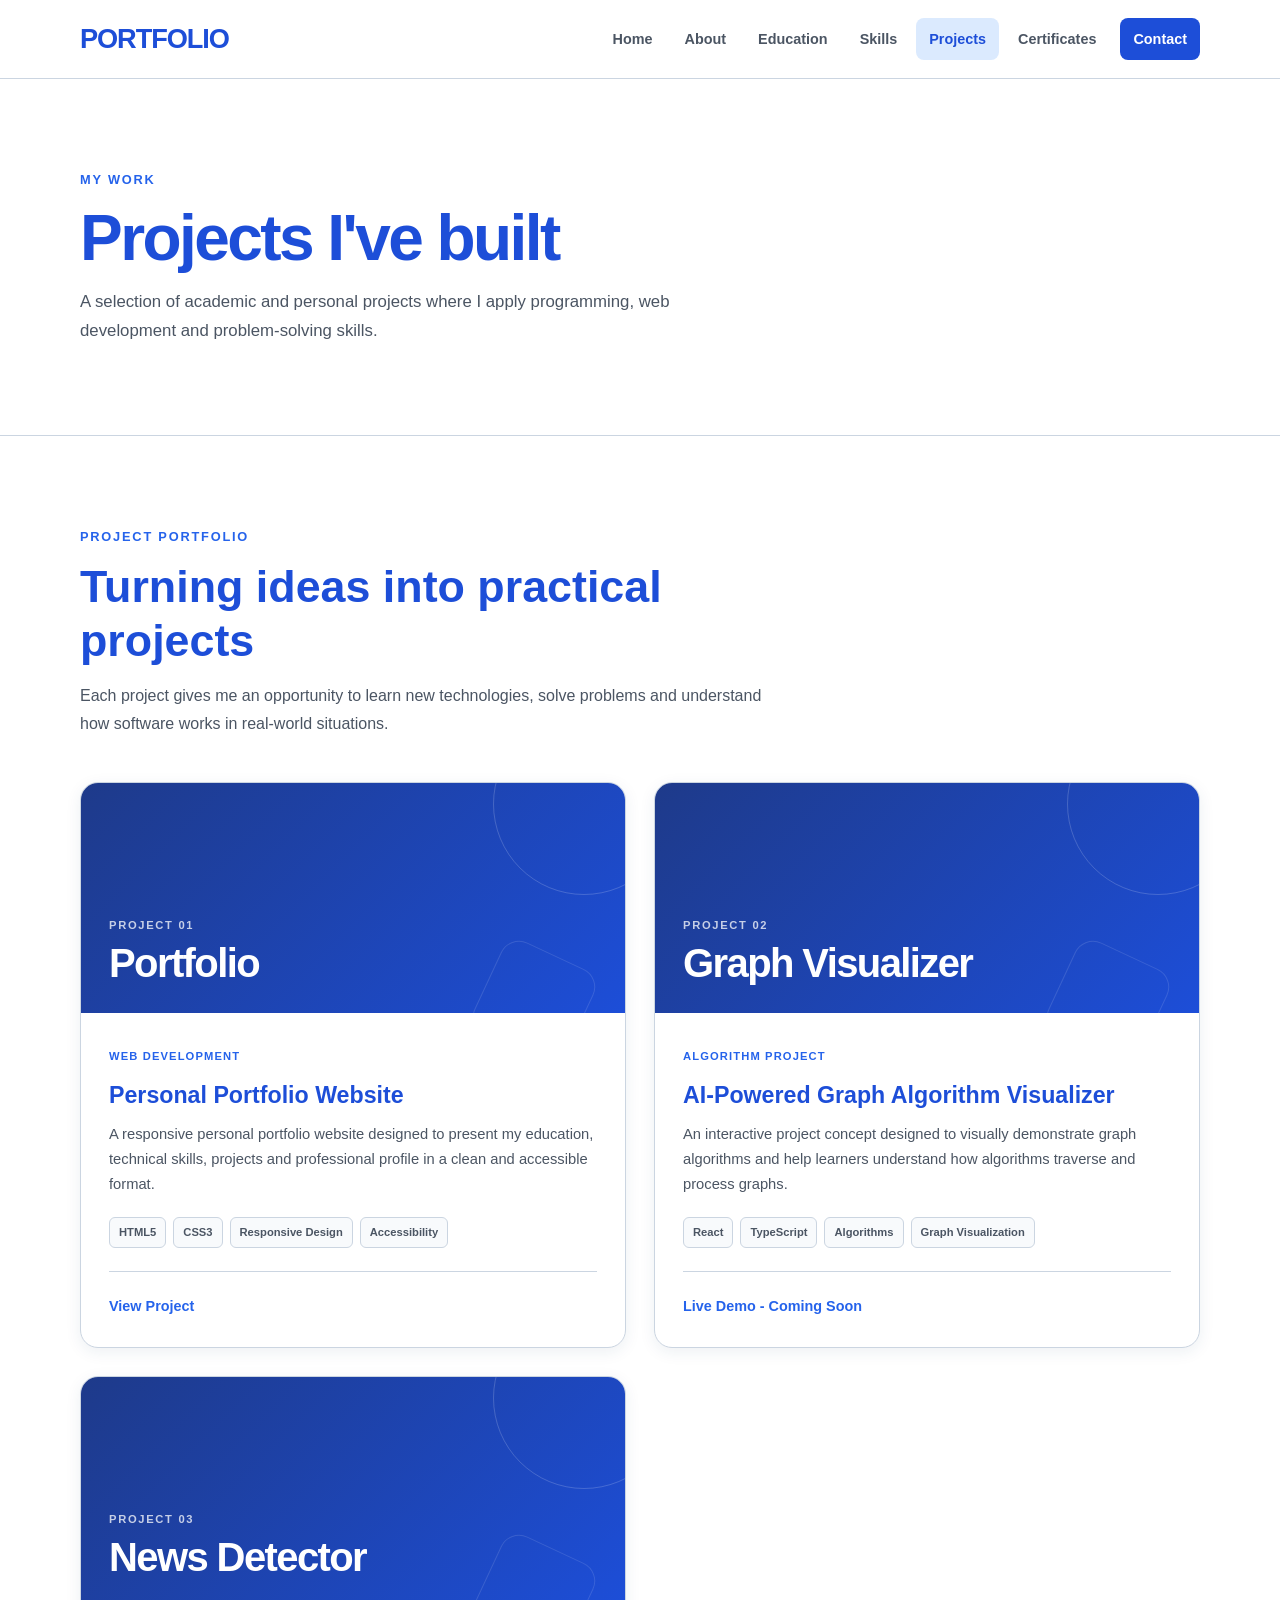
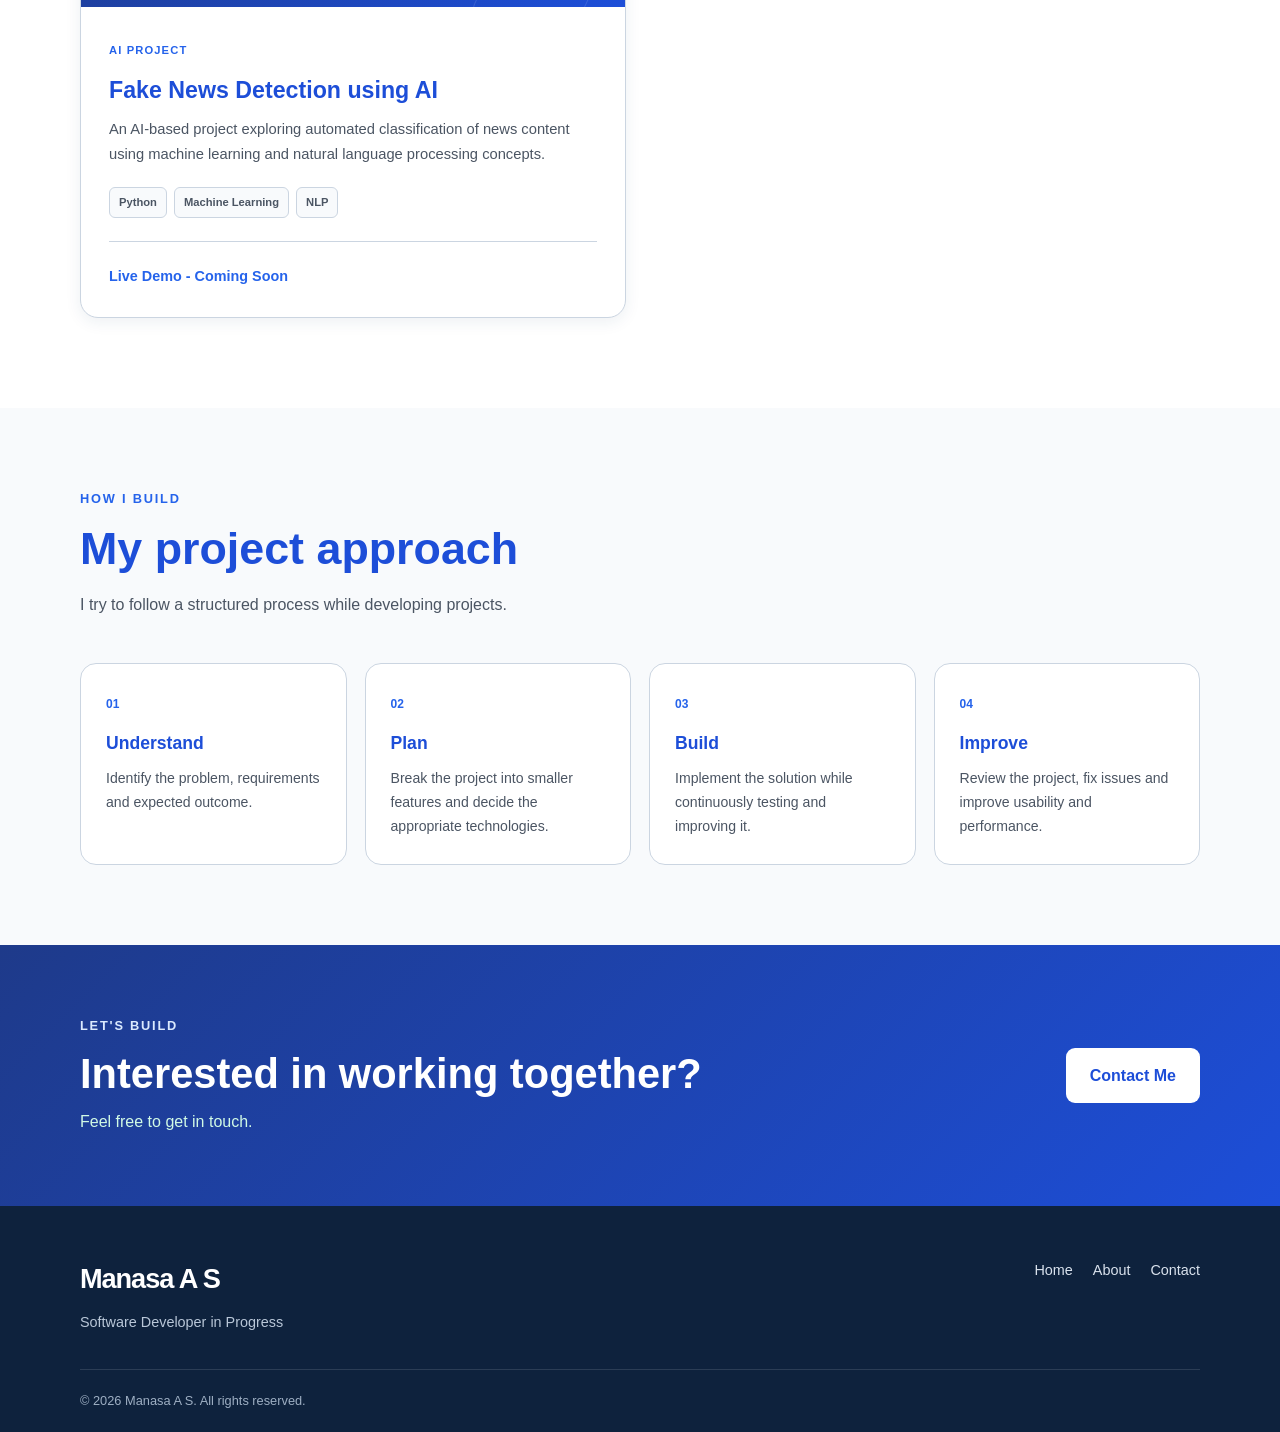
<file: projects.html>
<!DOCTYPE html>
<html lang="en">

<head>

    <meta charset="UTF-8">

    <meta
        name="viewport"
        content="width=device-width, initial-scale=1.0">

    <meta
        name="description"
        content="Projects developed by Manasa A S, including web development and software development projects.">

    <meta
        name="author"
        content="Manasa A S">

    <meta
        name="robots"
        content="index, follow">

    <title>Projects | Manasa A S</title>

    <link
        rel="stylesheet"
        href="css/style.css">

</head>


<body>

    <!-- Accessibility -->

    <a
        href="#main-content"
        class="skip-link">

        Skip to main content

    </a>


    <!-- ================= HEADER ================= -->

    <header class="site-header">

        <div class="container header-container">


            <!-- Logo -->

            <a
                href="index.html"
                class="logo"
                aria-label="PORTFOLIO - Home">

                PORTFOLIO<span></span>

            </a>


            <!-- Mobile Menu -->

            <button
                type="button"
                class="menu-toggle"
                id="menu-toggle"
                aria-label="Open navigation menu"
                aria-expanded="false"
                aria-controls="main-navigation">

                <span></span>
                <span></span>
                <span></span>

            </button>


            <!-- Navigation -->

            <nav
                class="main-navigation"
                id="main-navigation"
                aria-label="Main navigation">

                <ul>

                    <li>
                        <a href="index.html">
                            Home
                        </a>
                    </li>

                    <li>
                        <a href="about.html">
                            About
                        </a>
                    </li>

                    <li>
                        <a href="education.html">
                            Education
                        </a>
                    </li>

                    <li>
                        <a href="skills.html">
                            Skills
                        </a>
                    </li>

                    <li>
                        <a
                            href="projects.html"
                            class="active"
                            aria-current="page">

                            Projects

                        </a>
                    </li>

                    <li>
                        <a href="certificates.html">
                            Certificates
                        </a>
                    </li>

                    <li>
                        <a
                            href="contact.html"
                            class="nav-contact">

                            Contact

                        </a>
                    </li>

                </ul>

            </nav>

        </div>

    </header>


    <!-- ================= MAIN ================= -->

    <main id="main-content">


        <!-- ================= PAGE HERO ================= -->

        <section
            class="page-hero"
            aria-labelledby="page-heading">

            <div class="container">

                <p class="section-label">
                    MY WORK
                </p>

                <h1 id="page-heading">
                    Projects I've built
                </h1>

                <p>

                    A selection of academic and personal
                    projects where I apply programming,
                    web development and problem-solving skills.

                </p>

            </div>

        </section>


        <!-- ================= PROJECT INTRO ================= -->

        <section
            class="section"
            aria-labelledby="projects-heading">

            <div class="container">

                <div class="section-heading">

                    <p class="section-label">
                        PROJECT PORTFOLIO
                    </p>

                    <h2 id="projects-heading">
                        Turning ideas into practical projects
                    </h2>

                    <p>

                        Each project gives me an opportunity
                        to learn new technologies, solve problems
                        and understand how software works in
                        real-world situations.

                    </p>

                </div>


                <!-- ================= PROJECT GRID ================= -->

                <div class="projects-grid">


                    <!-- PROJECT 1 -->

                    <article class="project-card">


                        <div class="project-visual project-one">

                            <div class="project-visual-content">

                                <span>
                                    PROJECT 01
                                </span>

                                <strong>
                                    Portfolio
                                </strong>

                            </div>

                        </div>


                        <div class="project-content">

                            <div class="project-meta">

                                <span>
                                    WEB DEVELOPMENT
                                </span>

                            </div>


                            <h3>
                                Personal Portfolio Website
                            </h3>


                            <p>

                                A responsive personal portfolio
                                website designed to present my
                                education, technical skills,
                                projects and professional profile
                                in a clean and accessible format.

                            </p>


                            <div class="project-tags">

                                <span>HTML5</span>

                                <span>CSS3</span>

                                <span>Responsive Design</span>

                                <span>Accessibility</span>

                            </div>


                            <div class="project-actions">

                                <a
                                    href="index.html"
                                    class="project-link">

                                    View Project

                                </a>

                            </div>

                        </div>

                    </article>


                    

                    <!-- PROJECT 3 -->

                    <article class="project-card">


                        <div class="project-visual project-three">

                            <div class="project-visual-content">

                                <span>
                                    PROJECT 02
                                </span>

                                <strong>
                                    Graph Visualizer
                                </strong>

                            </div>

                        </div>


                        <div class="project-content">

                            <div class="project-meta">

                                <span>
                                    ALGORITHM PROJECT
                                </span>

                            </div>


                            <h3>
                                AI-Powered Graph Algorithm Visualizer
                            </h3>


                            <p>

                                An interactive project concept
                                designed to visually demonstrate
                                graph algorithms and help learners
                                understand how algorithms traverse
                                and process graphs.

                            </p>


                            <div class="project-tags">

                                <span>React</span>

                                <span>TypeScript</span>

                                <span>Algorithms</span>

                                <span>Graph Visualization</span>

                            </div>


                            <div class="project-actions">

                                <a
                                    href="#"
                                    class="project-link"
                                    aria-label="Graph Algorithm Visualizer project">

                                    Live Demo - Coming Soon

                                </a>

                            </div>

                        </div>

                    </article>


                    <!-- PROJECT 4 -->

                    <article class="project-card">


                        <div class="project-visual project-four">

                            <div class="project-visual-content">

                                <span>
                                    PROJECT 03
                                </span>

                                <strong>
                                    News Detector
                                </strong>

                            </div>

                        </div>


                        <div class="project-content">

                            <div class="project-meta">

                                <span>
                                    AI PROJECT
                                </span>

                            </div>


                            <h3>
                                Fake News Detection using AI
                            </h3>


                            <p>

                                An AI-based project exploring
                                automated classification of news
                                content using machine learning and
                                natural language processing concepts.

                            </p>


                            <div class="project-tags">

                                <span>Python</span>

                                <span>Machine Learning</span>

                                <span>NLP</span>

                            </div>


                            <div class="project-actions">

                                <a
                                    href="#"
                                    class="project-link"
                                    aria-label="Fake News Detection project">

                                    Live Demo - Coming Soon

                                </a>

                            </div>

                        </div>

                    </article>


                </div>

            </div>

        </section>


        <!-- ================= DEVELOPMENT PROCESS ================= -->

        <section
            class="section-light"
            aria-labelledby="process-heading">

            <div class="container">


                <div class="section-heading">

                    <p class="section-label">
                        HOW I BUILD
                    </p>

                    <h2 id="process-heading">
                        My project approach
                    </h2>

                    <p>

                        I try to follow a structured process
                        while developing projects.

                    </p>

                </div>


                <div class="process-grid">


                    <article class="process-card">

                        <span class="process-number">
                            01
                        </span>

                        <h3>
                            Understand
                        </h3>

                        <p>

                            Identify the problem, requirements
                            and expected outcome.

                        </p>

                    </article>


                    <article class="process-card">

                        <span class="process-number">
                            02
                        </span>

                        <h3>
                            Plan
                        </h3>

                        <p>

                            Break the project into smaller
                            features and decide the appropriate
                            technologies.

                        </p>

                    </article>


                    <article class="process-card">

                        <span class="process-number">
                            03
                        </span>

                        <h3>
                            Build
                        </h3>

                        <p>

                            Implement the solution while
                            continuously testing and improving it.

                        </p>

                    </article>


                    <article class="process-card">

                        <span class="process-number">
                            04
                        </span>

                        <h3>
                            Improve
                        </h3>

                        <p>

                            Review the project, fix issues and
                            improve usability and performance.

                        </p>

                    </article>

                </div>

            </div>

        </section>


        <!-- ================= CTA ================= -->

        <section
            class="cta-section"
            aria-labelledby="cta-heading">

            <div class="container cta-container">

                <div>

                    <p class="section-label">
                        LET'S BUILD
                    </p>

                    <h2 id="cta-heading">
                        Interested in working together?
                    </h2>

                    <p>
                        Feel free to get in touch.
                    </p>

                </div>


                <a
                    href="contact.html"
                    class="btn btn-light">

                    Contact Me

                </a>

            </div>

        </section>

    </main>


    <!-- ================= FOOTER ================= -->

    <footer class="site-footer">

        <div class="container footer-container">


            <div>

                <a
                    href="index.html"
                    class="footer-logo">

                    Manasa A S<span></span>

                </a>

                <p>
                    Software Developer in Progress
                </p>

            </div>


            <nav
                aria-label="Footer navigation">

                <ul class="footer-links">

                    <li>
                        <a href="index.html">
                            Home
                        </a>
                    </li>

                    <li>
                        <a href="about.html">
                            About
                        </a>
                    </li>

                    <li>
                        <a href="contact.html">
                            Contact
                        </a>
                    </li>

                </ul>

            </nav>

        </div>


        <div class="container copyright">

            <p>
                &copy; 2026 Manasa A S.
                All rights reserved.

            </p>

        </div>

    </footer>


    <script src="js/script.js"></script>

</body>

</html>
</file>
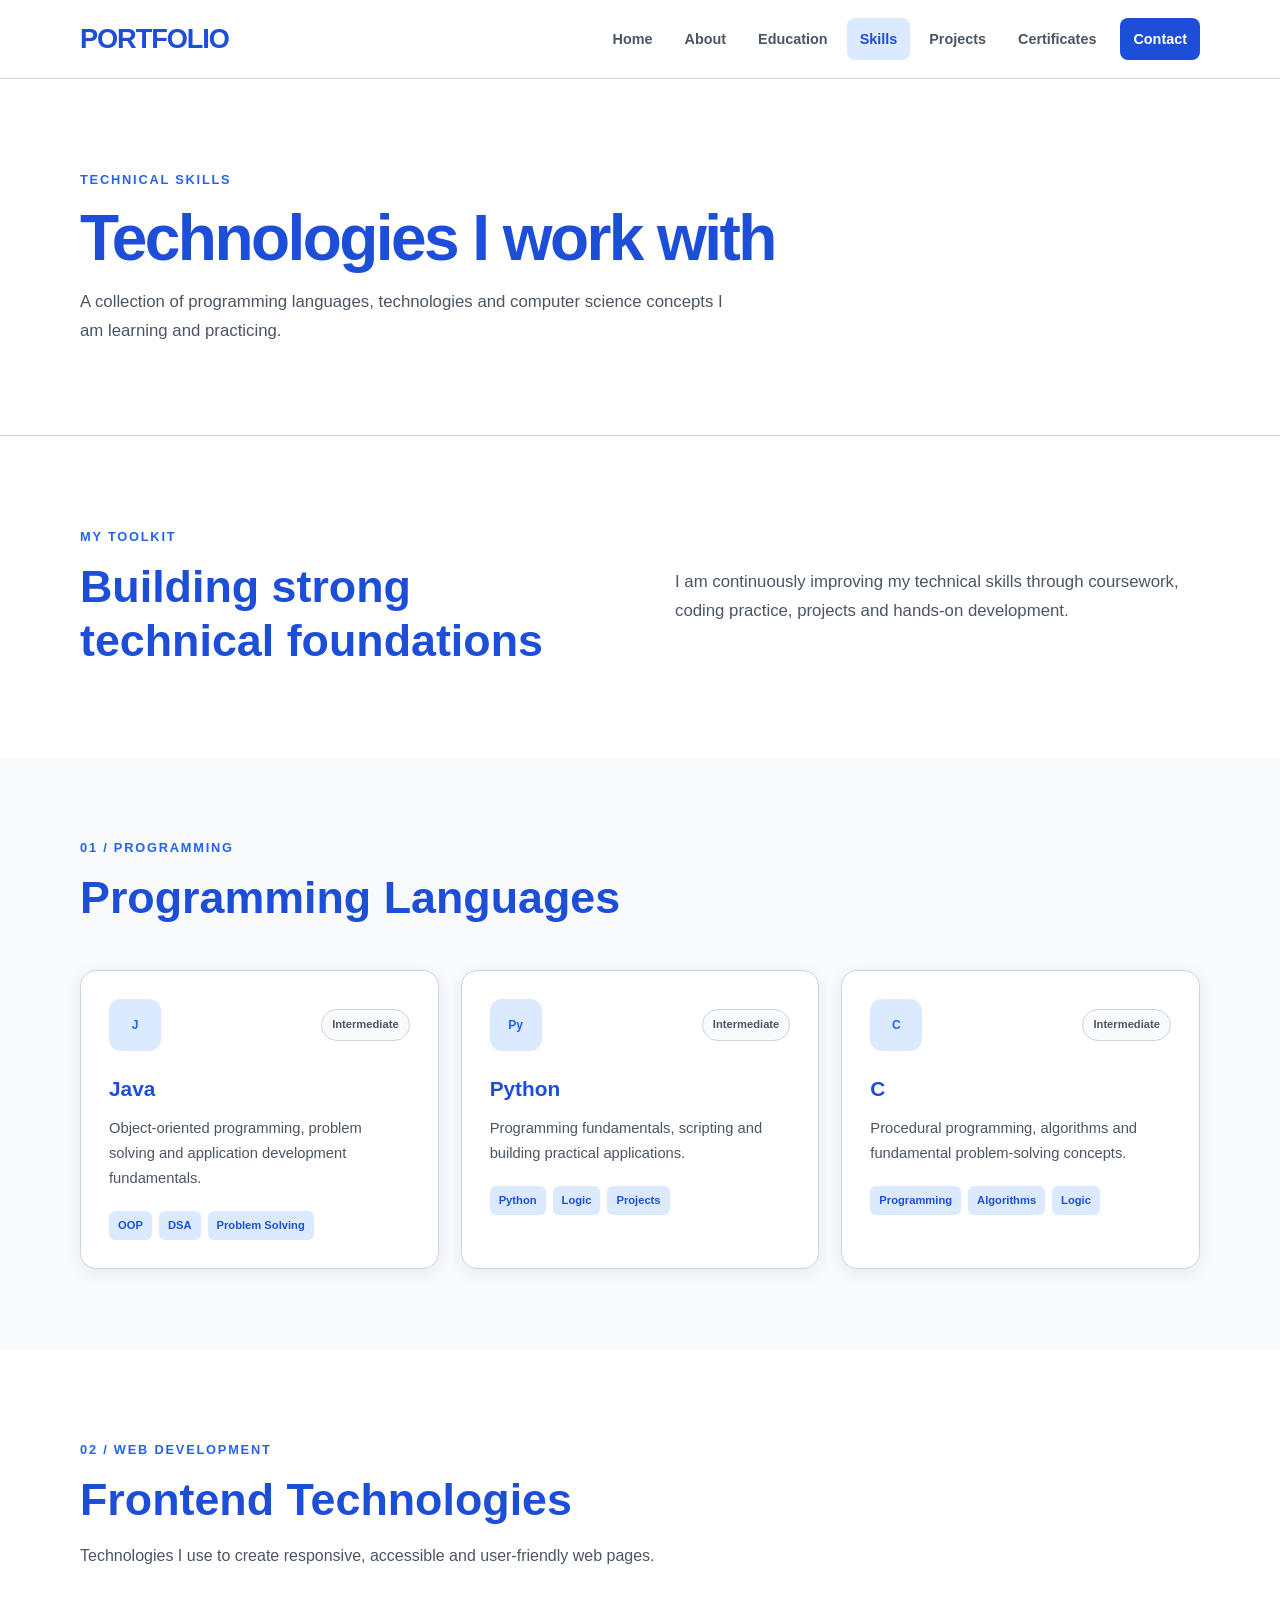
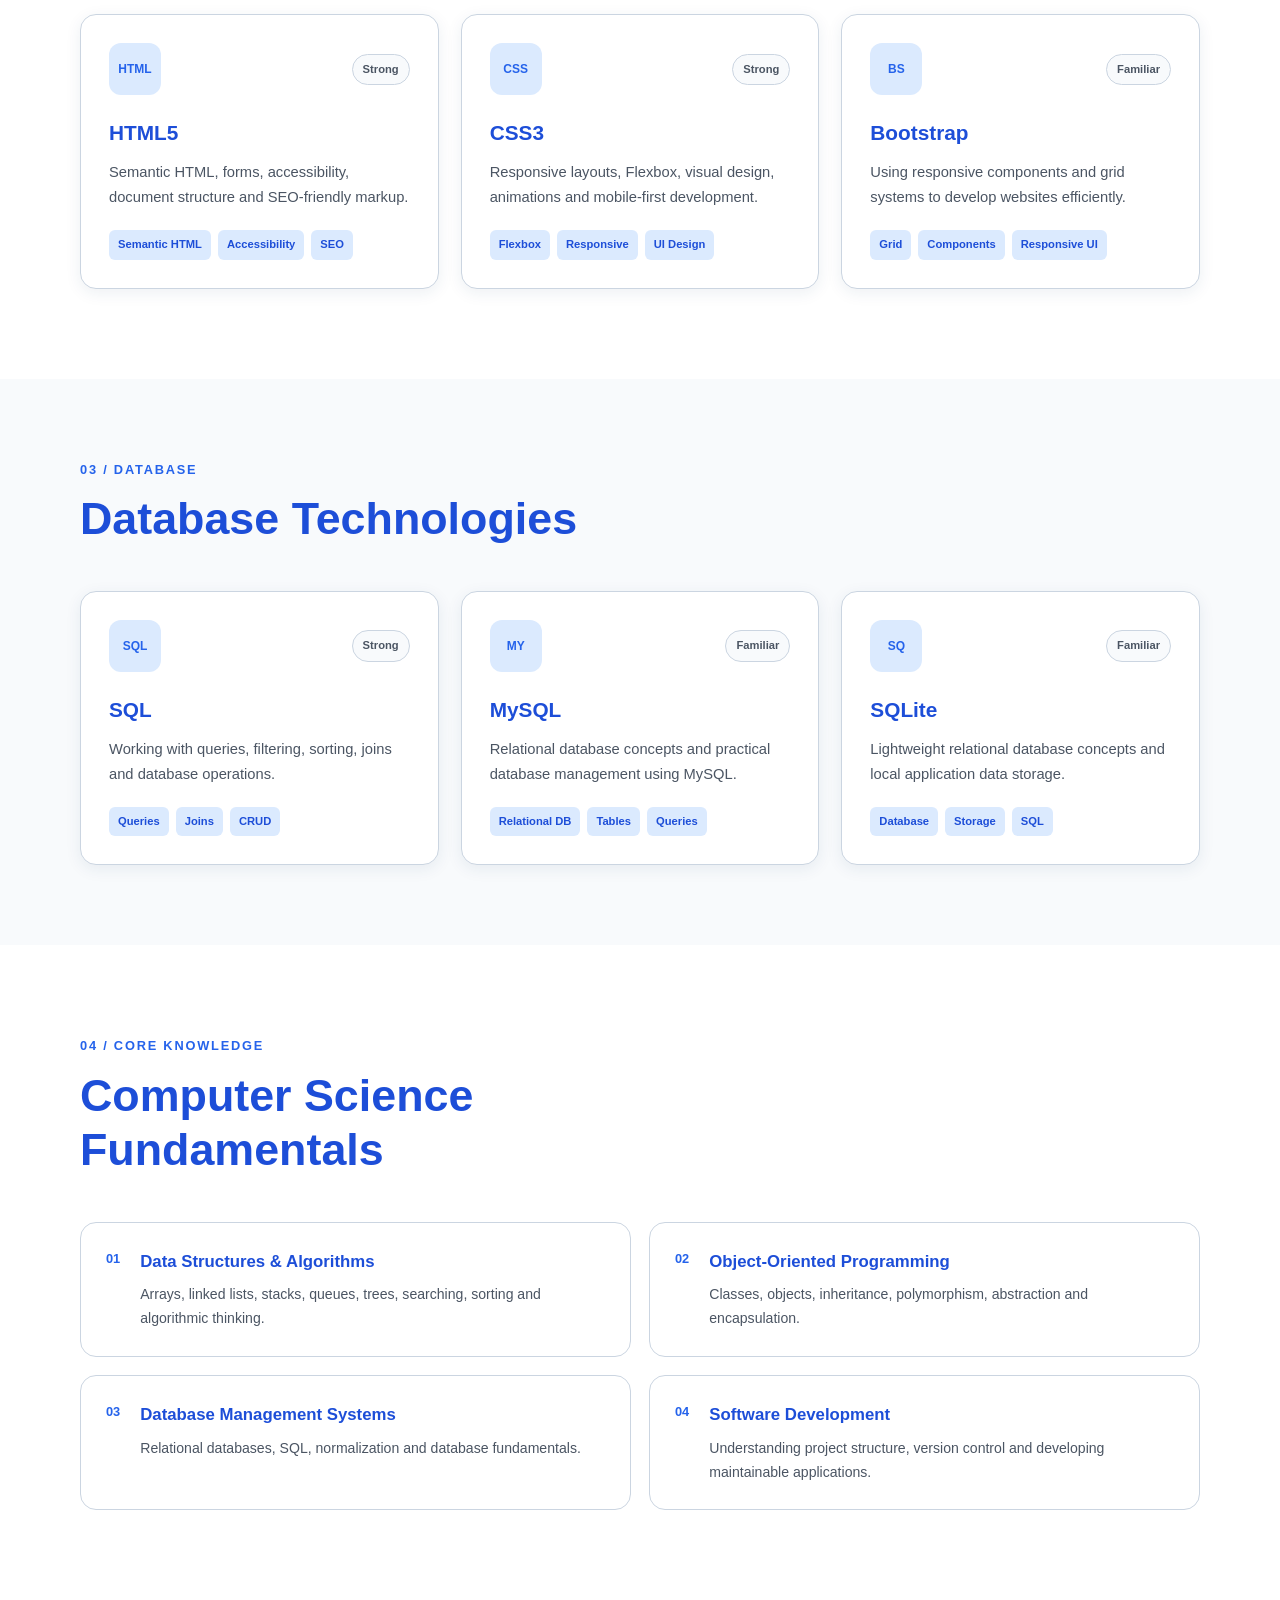
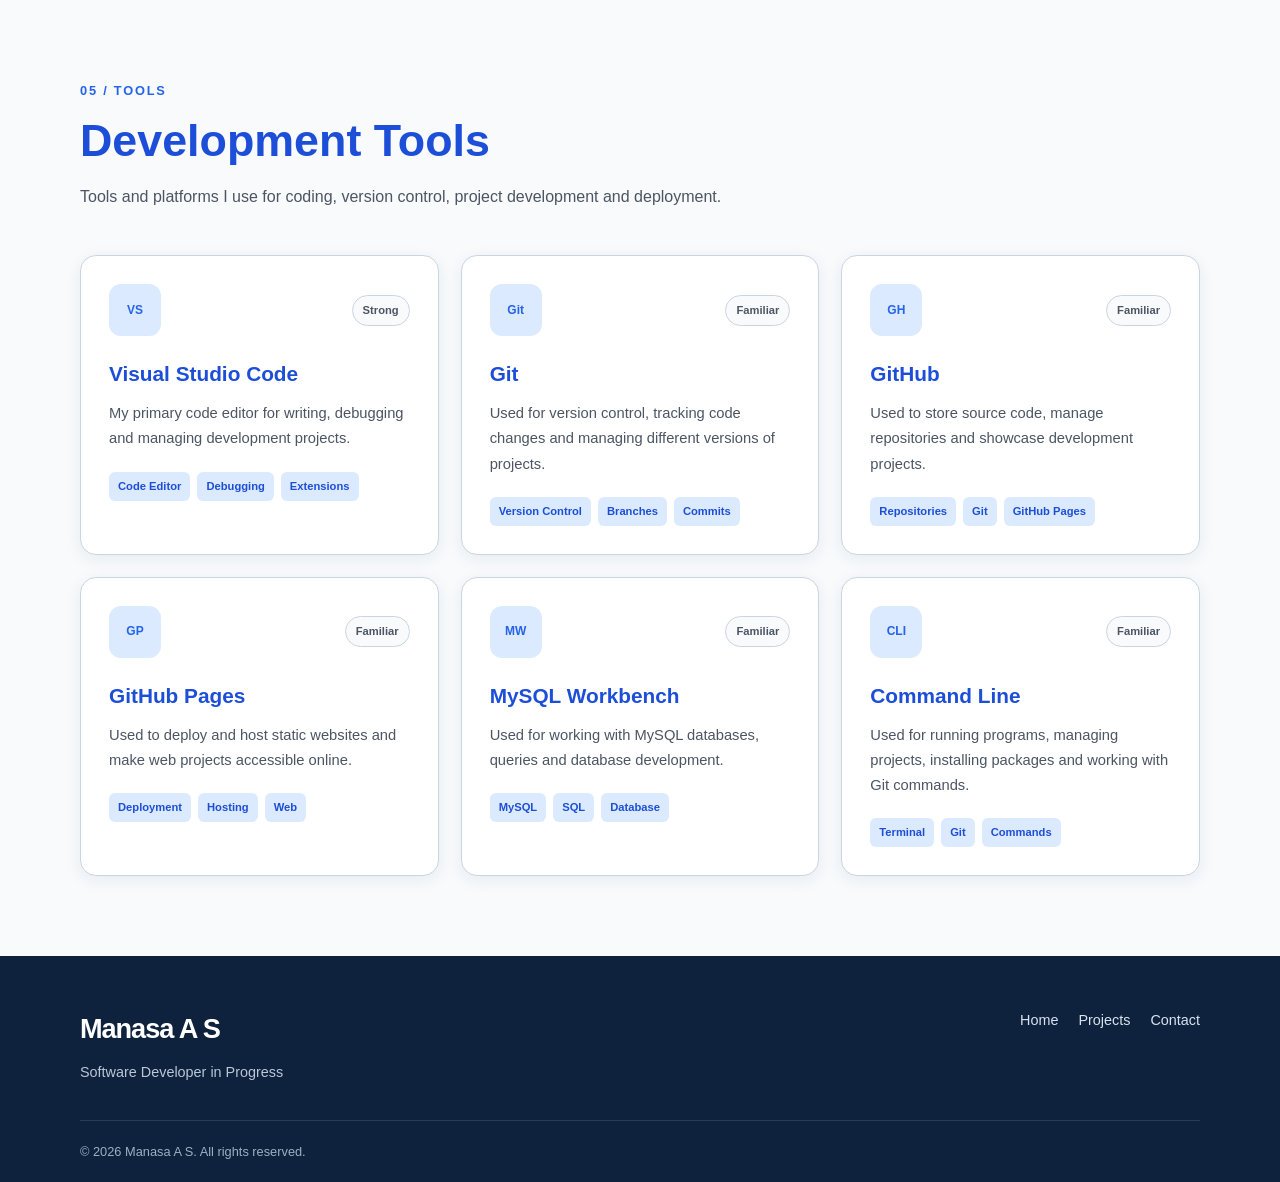
<file: skills.html>
<!DOCTYPE html>
<html lang="en">

<head>

    <meta charset="UTF-8">

    <meta
        name="viewport"
        content="width=device-width, initial-scale=1.0">

    <meta
        name="description"
        content="Technical skills of Manasa A S including Java, Python, C, HTML, CSS, SQL, MySQL and software development fundamentals.">

    <meta
        name="author"
        content="Manasa A S">

    <meta
        name="robots"
        content="index, follow">

    <title>Skills | Manasa A S</title>

    <link
        rel="stylesheet"
        href="css/style.css">

</head>


<body>

    <!-- ================= ACCESSIBILITY ================= -->

    <a
        href="#main-content"
        class="skip-link">

        Skip to main content

    </a>


    <!-- ================= HEADER ================= -->

    <header class="site-header">

        <div class="container header-container">


            <!-- LOGO -->

            <a
                href="index.html"
                class="logo"
                aria-label="PORTFOLIO - Home">

                PORTFOLIO<span> </span>

            </a>


            <!-- MOBILE MENU BUTTON -->

            <button
                type="button"
                class="menu-toggle"
                id="menu-toggle"
                aria-label="Open navigation menu"
                aria-expanded="false"
                aria-controls="main-navigation">

                <span></span>
                <span></span>
                <span></span>

            </button>


            <!-- NAVIGATION -->

            <nav
                class="main-navigation"
                id="main-navigation"
                aria-label="Main navigation">

                <ul>

                    <li>
                        <a href="index.html">
                            Home
                        </a>
                    </li>

                    <li>
                        <a href="about.html">
                            About
                        </a>
                    </li>

                    <li>
                        <a href="education.html">
                            Education
                        </a>
                    </li>

                    <!-- ACTIVE SKILLS NAVBAR -->

                    <li>
                        <a
                            href="skills.html"
                            class="active"
                            aria-current="page">

                            Skills

                        </a>
                    </li>

                    <li>
                        <a href="projects.html">
                            Projects
                        </a>
                    </li>

                    <li>
                        <a href="certificates.html">
                            Certificates
                        </a>
                    </li>

                    <li>
                        <a
                            href="contact.html"
                            class="nav-contact">

                            Contact

                        </a>
                    </li>

                </ul>

            </nav>

        </div>

    </header>


    <!-- ================= MAIN ================= -->

    <main id="main-content">


        <!-- ================= PAGE HERO ================= -->

        <section
            class="page-hero"
            aria-labelledby="page-heading">

            <div class="container">

                <p class="section-label">
                    TECHNICAL SKILLS
                </p>

                <h1 id="page-heading">
                    Technologies I work with
                </h1>

                <p>

                    A collection of programming languages,
                    technologies and computer science
                    concepts I am learning and practicing.

                </p>

            </div>

        </section>


        <!-- ================= SKILLS INTRO ================= -->

        <section
            class="section"
            aria-labelledby="skills-intro-heading">

            <div class="container skills-intro">

                <div>

                    <p class="section-label">
                        MY TOOLKIT
                    </p>

                    <h2 id="skills-intro-heading">
                        Building strong technical foundations
                    </h2>

                </div>


                <p>

                    I am continuously improving my technical
                    skills through coursework, coding practice,
                    projects and hands-on development.

                </p>

            </div>

        </section>


        <!-- ================= PROGRAMMING ================= -->

        <section
            class="section-light"
            aria-labelledby="programming-heading">

            <div class="container">

                <div class="section-heading">

                    <p class="section-label">
                        01 / PROGRAMMING
                    </p>

                    <h2 id="programming-heading">
                        Programming Languages
                    </h2>

                </div>


                <div class="skills-grid">


                    <!-- JAVA -->

                    <article class="skill-card">

                        <div class="skill-card-top">

                            <div
                                class="skill-icon"
                                aria-hidden="true">

                                J

                            </div>

                            <span class="skill-level">
                                Intermediate
                            </span>

                        </div>


                        <h3>
                            Java
                        </h3>


                        <p>

                            Object-oriented programming,
                            problem solving and application
                            development fundamentals.

                        </p>


                        <div
                            class="skill-tags"
                            aria-label="Java concepts">

                            <span>OOP</span>
                            <span>DSA</span>
                            <span>Problem Solving</span>

                        </div>

                    </article>


                    <!-- PYTHON -->

                    <article class="skill-card">

                        <div class="skill-card-top">

                            <div
                                class="skill-icon"
                                aria-hidden="true">

                                Py

                            </div>

                            <span class="skill-level">
                                Intermediate
                            </span>

                        </div>


                        <h3>
                            Python
                        </h3>


                        <p>

                            Programming fundamentals,
                            scripting and building practical
                            applications.

                        </p>


                        <div
                            class="skill-tags"
                            aria-label="Python concepts">

                            <span>Python</span>
                            <span>Logic</span>
                            <span>Projects</span>

                        </div>

                    </article>


                    <!-- C -->

                    <article class="skill-card">

                        <div class="skill-card-top">

                            <div
                                class="skill-icon"
                                aria-hidden="true">

                                C

                            </div>

                            <span class="skill-level">
                                Intermediate
                            </span>

                        </div>


                        <h3>
                            C
                        </h3>


                        <p>

                            Procedural programming, algorithms
                            and fundamental problem-solving
                            concepts.

                        </p>


                        <div
                            class="skill-tags"
                            aria-label="C concepts">

                            <span>Programming</span>
                            <span>Algorithms</span>
                            <span>Logic</span>

                        </div>

                    </article>

                </div>

            </div>

        </section>


        <!-- ================= WEB DEVELOPMENT ================= -->

        <section
            class="section"
            aria-labelledby="web-heading">

            <div class="container">

                <div class="section-heading">

                    <p class="section-label">
                        02 / WEB DEVELOPMENT
                    </p>

                    <h2 id="web-heading">
                        Frontend Technologies
                    </h2>

                    <p>

                        Technologies I use to create responsive,
                        accessible and user-friendly web pages.

                    </p>

                </div>


                <div class="skills-grid">


                    <!-- HTML -->

                    <article class="skill-card">

                        <div class="skill-card-top">

                            <div
                                class="skill-icon"
                                aria-hidden="true">

                                HTML

                            </div>

                            <span class="skill-level">
                                Strong
                            </span>

                        </div>


                        <h3>
                            HTML5
                        </h3>


                        <p>

                            Semantic HTML, forms, accessibility,
                            document structure and SEO-friendly
                            markup.

                        </p>


                        <div class="skill-tags">

                            <span>Semantic HTML</span>
                            <span>Accessibility</span>
                            <span>SEO</span>

                        </div>

                    </article>


                    <!-- CSS -->

                    <article class="skill-card">

                        <div class="skill-card-top">

                            <div
                                class="skill-icon"
                                aria-hidden="true">

                                CSS

                            </div>

                            <span class="skill-level">
                                Strong
                            </span>

                        </div>


                        <h3>
                            CSS3
                        </h3>


                        <p>

                            Responsive layouts, Flexbox,
                            visual design, animations and
                            mobile-first development.

                        </p>


                        <div class="skill-tags">

                            <span>Flexbox</span>
                            <span>Responsive</span>
                            <span>UI Design</span>

                        </div>

                    </article>


                    <!-- BOOTSTRAP -->

                    <article class="skill-card">

                        <div class="skill-card-top">

                            <div
                                class="skill-icon"
                                aria-hidden="true">

                                BS

                            </div>

                            <span class="skill-level">
                                Familiar
                            </span>

                        </div>


                        <h3>
                            Bootstrap
                        </h3>


                        <p>

                            Using responsive components and
                            grid systems to develop websites
                            efficiently.

                        </p>


                        <div class="skill-tags">

                            <span>Grid</span>
                            <span>Components</span>
                            <span>Responsive UI</span>

                        </div>

                    </article>

                </div>

            </div>

        </section>


        <!-- ================= DATABASE ================= -->

        <section
            class="section-light"
            aria-labelledby="database-heading">

            <div class="container">

                <div class="section-heading">

                    <p class="section-label">
                        03 / DATABASE
                    </p>

                    <h2 id="database-heading">
                        Database Technologies
                    </h2>

                </div>


                <div class="skills-grid">


                    <!-- SQL -->

                    <article class="skill-card">

                        <div class="skill-card-top">

                            <div
                                class="skill-icon"
                                aria-hidden="true">

                                SQL

                            </div>

                            <span class="skill-level">
                                Strong
                            </span>

                        </div>


                        <h3>
                            SQL
                        </h3>


                        <p>

                            Working with queries, filtering,
                            sorting, joins and database
                            operations.

                        </p>


                        <div class="skill-tags">

                            <span>Queries</span>
                            <span>Joins</span>
                            <span>CRUD</span>

                        </div>

                    </article>


                    <!-- MYSQL -->

                    <article class="skill-card">

                        <div class="skill-card-top">

                            <div
                                class="skill-icon"
                                aria-hidden="true">

                                MY

                            </div>

                            <span class="skill-level">
                                Familiar
                            </span>

                        </div>


                        <h3>
                            MySQL
                        </h3>


                        <p>

                            Relational database concepts and
                            practical database management
                            using MySQL.

                        </p>


                        <div class="skill-tags">

                            <span>Relational DB</span>
                            <span>Tables</span>
                            <span>Queries</span>

                        </div>

                    </article>


                    <!-- SQLITE -->

                    <article class="skill-card">

                        <div class="skill-card-top">

                            <div
                                class="skill-icon"
                                aria-hidden="true">

                                SQ

                            </div>

                            <span class="skill-level">
                                Familiar
                            </span>

                        </div>


                        <h3>
                            SQLite
                        </h3>


                        <p>

                            Lightweight relational database
                            concepts and local application
                            data storage.

                        </p>


                        <div class="skill-tags">

                            <span>Database</span>
                            <span>Storage</span>
                            <span>SQL</span>

                        </div>

                    </article>

                </div>

            </div>

        </section>


        <!-- ================= CORE CS ================= -->

        <section
            class="section"
            aria-labelledby="core-heading">

            <div class="container">

                <div class="section-heading">

                    <p class="section-label">
                        04 / CORE KNOWLEDGE
                    </p>

                    <h2 id="core-heading">
                        Computer Science Fundamentals
                    </h2>

                </div>


                <div class="core-skills">


                    <!-- DSA -->

                    <div class="core-skill">

                        <span class="core-number">
                            01
                        </span>

                        <div>

                            <h3>
                                Data Structures & Algorithms
                            </h3>

                            <p>

                                Arrays, linked lists, stacks,
                                queues, trees, searching,
                                sorting and algorithmic thinking.

                            </p>

                        </div>

                    </div>


                    <!-- OOP -->

                    <div class="core-skill">

                        <span class="core-number">
                            02
                        </span>

                        <div>

                            <h3>
                                Object-Oriented Programming
                            </h3>

                            <p>

                                Classes, objects, inheritance,
                                polymorphism, abstraction and
                                encapsulation.

                            </p>

                        </div>

                    </div>


                    <!-- DBMS -->

                    <div class="core-skill">

                        <span class="core-number">
                            03
                        </span>

                        <div>

                            <h3>
                                Database Management Systems
                            </h3>

                            <p>

                                Relational databases, SQL,
                                normalization and database
                                fundamentals.

                            </p>

                        </div>

                    </div>


                    <!-- SOFTWARE DEVELOPMENT -->

                    <div class="core-skill">

                        <span class="core-number">
                            04
                        </span>

                        <div>

                            <h3>
                                Software Development
                            </h3>

                            <p>

                                Understanding project structure,
                                version control and developing
                                maintainable applications.
                            </p>
                            </div>
                    </div>
                    </div>
                </div>
                </section>


        <!-- ================= TOOLS ================= -->

        <section
            class="section-light"
            aria-labelledby="tools-heading">

            <div class="container">

                <div class="section-heading">

                    <p class="section-label">
                        05 / TOOLS
                    </p>

                    <h2 id="tools-heading">
                        Development Tools
                    </h2>

                    <p>

                        Tools and platforms I use for coding,
                        version control, project development
                        and deployment.

                    </p>

                </div>


                <div class="skills-grid">


                    <!-- VISUAL STUDIO CODE -->

                    <article class="skill-card">

                        <div class="skill-card-top">

                            <div
                                class="skill-icon"
                                aria-hidden="true">

                                VS

                            </div>

                            <span class="skill-level">
                                Strong
                            </span>

                        </div>


                        <h3>
                            Visual Studio Code
                        </h3>


                        <p>

                            My primary code editor for writing,
                            debugging and managing development
                            projects.

                        </p>


                        <div class="skill-tags">

                            <span>Code Editor</span>
                            <span>Debugging</span>
                            <span>Extensions</span>

                        </div>

                    </article>


                    <!-- GIT -->

                    <article class="skill-card">

                        <div class="skill-card-top">

                            <div
                                class="skill-icon"
                                aria-hidden="true">

                                Git

                            </div>

                            <span class="skill-level">
                                Familiar
                            </span>

                        </div>


                        <h3>
                            Git
                        </h3>


                        <p>

                            Used for version control, tracking
                            code changes and managing different
                            versions of projects.

                        </p>


                        <div class="skill-tags">

                            <span>Version Control</span>
                            <span>Branches</span>
                            <span>Commits</span>

                        </div>

                    </article>


                    <!-- GITHUB -->

                    <article class="skill-card">

                        <div class="skill-card-top">

                            <div
                                class="skill-icon"
                                aria-hidden="true">

                                GH

                            </div>

                            <span class="skill-level">
                                Familiar
                            </span>

                        </div>


                        <h3>
                            GitHub
                        </h3>


                        <p>

                            Used to store source code, manage
                            repositories and showcase development
                            projects.

                        </p>


                        <div class="skill-tags">

                            <span>Repositories</span>
                            <span>Git</span>
                            <span>GitHub Pages</span>

                        </div>

                    </article>


                    <!-- GITHUB PAGES -->

                    <article class="skill-card">

                        <div class="skill-card-top">

                            <div
                                class="skill-icon"
                                aria-hidden="true">

                                GP

                            </div>

                            <span class="skill-level">
                                Familiar
                            </span>

                        </div>


                        <h3>
                            GitHub Pages
                        </h3>


                        <p>

                            Used to deploy and host static websites
                            and make web projects accessible online.

                        </p>


                        <div class="skill-tags">

                            <span>Deployment</span>
                            <span>Hosting</span>
                            <span>Web</span>

                        </div>

                    </article>


                    <!-- MYSQL WORKBENCH -->

                    <article class="skill-card">

                        <div class="skill-card-top">

                            <div
                                class="skill-icon"
                                aria-hidden="true">

                                MW

                            </div>

                            <span class="skill-level">
                                Familiar
                            </span>

                        </div>


                        <h3>
                            MySQL Workbench
                        </h3>


                        <p>

                            Used for working with MySQL databases,
                            queries and database development.

                        </p>


                        <div class="skill-tags">

                            <span>MySQL</span>
                            <span>SQL</span>
                            <span>Database</span>

                        </div>

                    </article>


                    <!-- COMMAND LINE -->

                    <article class="skill-card">

                        <div class="skill-card-top">

                            <div
                                class="skill-icon"
                                aria-hidden="true">

                                CLI

                            </div>

                            <span class="skill-level">
                                Familiar
                            </span>

                        </div>


                        <h3>
                            Command Line
                        </h3>


                        <p>

                            Used for running programs, managing
                            projects, installing packages and
                            working with Git commands.

                        </p>


                        <div class="skill-tags">

                            <span>Terminal</span>
                            <span>Git</span>
                            <span>Commands</span>

                        </div>

                    </article>


                </div>

            </div>

        </section>


    </main>


    <!-- ================= FOOTER ================= -->

    <footer class="site-footer">

        <div class="container footer-container">


            <div>

                <a
                    href="index.html"
                    class="footer-logo">

                    Manasa A S<span></span>

                </a>

                <p>
                    Software Developer in Progress
                </p>

            </div>


            <nav
                aria-label="Footer navigation">

                <ul class="footer-links">

                    <li>
                        <a href="index.html">
                            Home
                        </a>
                    </li>

                    <li>
                        <a href="projects.html">
                            Projects
                        </a>
                    </li>

                    <li>
                        <a href="contact.html">
                            Contact
                        </a>
                    </li>

                </ul>

            </nav>

        </div>


        <div class="container copyright">

            <p>
                &copy; 2026 Manasa A S.
                All rights reserved.
            </p>

        </div>

    </footer>

    <!-- ================= JAVASCRIPT ================= -->

    <script src="js/script.js"></script>

</body>

</html>
</file>
<file: css/style.css>
/* =====================================================
   DESIGN SYSTEM
===================================================== */

:root {

    --primary: #1d4ed8;

    --primary-dark: #1e3a8a;

    --accent: #2563eb;

    --accent-light: #dbeafe;

    --text: #111827;

    --text-light: #4b5563;

    --background: #ffffff;

    --background-soft: #f8fafc;

    --border: #cbd5e1;

    --white: #ffffff;

    --shadow-sm:
        0 4px 16px rgba(23, 59, 104, 0.08);

    --shadow:
        0 15px 40px rgba(23, 59, 104, 0.12);

    --radius: 16px;

    --max-width: 1120px;

}


/* =====================================================
   RESET
===================================================== */

* {
    margin: 0;
    padding: 0;
    box-sizing: border-box;
}


html {
    scroll-behavior: smooth;
}


body {

    font-family:
        "Segoe UI",
        Roboto,
        Arial,
        sans-serif;

    color: var(--text);

    background: var(--background);

    line-height: 1.7;

    overflow-x: hidden;

}


img {
    max-width: 100%;
    display: block;
}


a {
    color: inherit;
    text-decoration: none;
}


ul {
    list-style: none;
}


button,
input,
textarea,
select {
    font: inherit;
}


/* =====================================================
   ACCESSIBILITY
===================================================== */

.skip-link {

    position: fixed;

    top: -100px;

    left: 20px;

    background: var(--primary);

    color: var(--white);

    padding: 12px 18px;

    border-radius: 8px;

    z-index: 9999;

    transition: top 0.2s ease;

}


.skip-link:focus {
    top: 20px;
}


a:focus-visible,
button:focus-visible,
input:focus-visible,
textarea:focus-visible,
select:focus-visible {

    outline: 3px solid var(--accent);

    outline-offset: 4px;

}


/* =====================================================
   CONTAINER
===================================================== */

.container {

    width: min(
        calc(100% - 40px),
        var(--max-width)
    );

    margin-inline: auto;

}


.section {
    padding: 90px 0;
}


.section-light {

    background:
        var(--background-soft);

    padding: 80px 0;

}


.section-label,
.eyebrow {

    color: var(--accent);

    font-size: 0.8rem;

    font-weight: 700;

    letter-spacing: 0.14em;

    margin-bottom: 12px;

}


.section-heading {

    max-width: 700px;

    margin-bottom: 45px;

}


.section-heading h2,
.intro-grid h2 {

    color: var(--primary);

    font-size:
        clamp(
            2rem,
            4vw,
            2.8rem
        );

    line-height: 1.2;

    margin-bottom: 15px;

}


.section-heading > p:last-child {

    color: var(--text-light);

}


/* =====================================================
   HEADER
===================================================== */

.site-header {

    position: sticky;

    top: 0;

    z-index: 1000;

    background:
        rgba(255, 255, 255, 0.96);

    backdrop-filter: blur(12px);

    border-bottom:
        1px solid var(--border);

}


.header-container {

    min-height: 78px;

    display: flex;

    align-items: center;

    justify-content: space-between;

    gap: 30px;

}


/* Logo */

.logo,
.footer-logo {

    font-size: 1.7rem;

    font-weight: 800;

    color: var(--primary);

    letter-spacing: -0.04em;

}


.logo span,
.footer-logo span {

    color: var(--accent);

}


/* Navigation */

.main-navigation ul {

    display: flex;

    align-items: center;

    gap: 6px;

}


.main-navigation a {

    display: block;

    padding: 9px 13px;

    color: var(--text-light);

    font-size: 0.9rem;

    font-weight: 600;

    border-radius: 8px;

    transition:
        color 0.2s ease,
        background 0.2s ease;

}


.main-navigation a:hover,
.main-navigation a.active {

    color: var(--primary);

    background: var(--accent-light);

}


.main-navigation .nav-contact {

    color: var(--white);

    background: var(--primary);

    margin-left: 5px;

}


.main-navigation .nav-contact:hover {

    color: var(--white);

    background: var(--primary-dark);

}


/* =====================================================
   MOBILE MENU
===================================================== */

.menu-toggle {

    display: none;

    width: 44px;

    height: 44px;

    border:
        1px solid var(--border);

    background: var(--white);

    border-radius: 10px;

    cursor: pointer;

    padding: 9px;

}


.menu-toggle span {

    display: block;

    height: 2px;

    margin: 5px 0;

    background: var(--primary);

    border-radius: 2px;

}


/* =====================================================
   HERO
===================================================== */

.hero {

    background:
        linear-gradient(
            135deg,
            #ffffff 0%,
            #f5f8fc 100%
        );

    min-height: 680px;

    display: flex;

    align-items: center;

}


.hero-container {

    display: grid;

    grid-template-columns:
        1.15fr
        0.85fr;

    align-items: center;

    gap: 80px;

}


.hero-content {
    max-width: 650px;
}


.hero h1 {

    color: var(--primary);

    font-size:
        clamp(
            2.8rem,
            6vw,
            4.8rem
        );

    line-height: 1.05;

    letter-spacing: -0.05em;

    margin-bottom: 15px;

}


.hero h1 span {

    color: var(--accent);

    display: block;

}


.hero-role {

    color: var(--primary);

    font-size: 1.35rem;

    font-weight: 700;

    margin-bottom: 18px;

}


.hero-description {

    color: var(--text-light);

    font-size: 1.05rem;

    max-width: 580px;

    margin-bottom: 30px;

}


/* =====================================================
   BUTTONS
===================================================== */

.hero-buttons {

    display: flex;

    flex-wrap: wrap;

    gap: 12px;

}


.btn {

    display: inline-flex;

    align-items: center;

    justify-content: center;

    min-height: 48px;

    padding: 12px 22px;

    border-radius: 9px;

    font-weight: 700;

    border: 2px solid transparent;

    transition:
        transform 0.2s ease,
        background 0.2s ease,
        color 0.2s ease;

}


.btn:hover {
    transform: translateY(-2px);
}


.btn-primary {

    background: var(--primary);

    color: var(--white);

}


.btn-primary:hover {

    background: var(--primary-dark);

}


.btn-secondary {

    color: var(--primary);

    background: var(--white);

    border-color: var(--border);

}


.btn-secondary:hover {

    border-color: var(--primary);

}


.btn-light {

    background: var(--white);

    color: var(--primary);

}


.btn-light:hover {

    background: var(--accent-light);

}


/* =====================================================
   PROFILE
===================================================== */

.hero-visual {

    display: flex;

    justify-content: center;

}


.profile-card {

    width: min(
        100%,
        340px
    );

    background: var(--white);

    padding: 28px;

    border:
        1px solid var(--border);

    border-radius: 24px;

    box-shadow: var(--shadow);

    text-align: center;

}


.profile-circle {

    width: 220px;

    height: 220px;

    margin:
        0 auto 22px;

    border-radius: 50%;

    overflow: hidden;

    background: var(--accent-light);

    border:
        8px solid var(--accent-light);

}


.profile-circle img {

    width: 100%;

    height: 100%;

    object-fit: cover;

}


.profile-info h2 {

    color: var(--primary);

    font-size: 1.3rem;

    margin-bottom: 4px;

}


.profile-info p {

    color: var(--text-light);

    font-size: 0.9rem;

}


/* =====================================================
   INTRODUCTION
===================================================== */

.intro-grid {

    display: grid;

    grid-template-columns:
        1fr
        1fr;

    gap: 70px;

    align-items: center;

}


.intro-grid > div:last-child {

    color: var(--text-light);

    font-size: 1.05rem;

}


.text-link {

    display: inline-block;

    color: var(--accent);

    font-weight: 700;

    margin-top: 15px;

}


.text-link:hover {
    text-decoration: underline;
}


/* =====================================================
   FEATURE CARDS
===================================================== */

.feature-grid {

    display: grid;

    grid-template-columns:
        repeat(3, 1fr);

    gap: 22px;

}


.feature-card {

    padding: 30px;

    background: var(--white);

    border:
        1px solid var(--border);

    border-radius: var(--radius);

    box-shadow: var(--shadow-sm);

    transition:
        transform 0.2s ease,
        box-shadow 0.2s ease;

}


.feature-card:hover {

    transform:
        translateY(-5px);

    box-shadow: var(--shadow);

}


.feature-icon {

    width: 50px;

    height: 50px;

    display: grid;

    place-items: center;

    background: var(--accent-light);

    color: var(--accent);

    border-radius: 12px;

    font-weight: 800;

    margin-bottom: 20px;

}


.feature-card h3 {

    color: var(--primary);

    font-size: 1.25rem;

    margin-bottom: 10px;

}


.feature-card p {

    color: var(--text-light);

    font-size: 0.95rem;

}


/* =====================================================
   CTA
===================================================== */

.cta-section {

    padding: 70px 0;

    background:
        linear-gradient(
            135deg,
            #1e3a8a,
            #1d4ed8
        );

    color: var(--white);

}


.cta-container {

    display: flex;

    align-items: center;

    justify-content: space-between;

    gap: 30px;

}


.cta-container .section-label {

    color: var(--accent-light);

}


.cta-container h2 {

    font-size:
        clamp(
            1.8rem,
            4vw,
            2.6rem
        );

    line-height: 1.2;

    margin-bottom: 10px;

}


.cta-container p:last-child {

    color: #d1fae5;

}


/* =====================================================
   FOOTER
===================================================== */

.site-footer {

    background: #0e223d;

    color: var(--white);

    padding-top: 50px;

}


.footer-container {

    display: flex;

    justify-content: space-between;

    gap: 40px;

}


.footer-logo {

    color: var(--white);

}


.footer-container p {

    color: #b9c7d8;

    margin-top: 8px;

    font-size: 0.9rem;

}


.footer-links {

    display: flex;

    gap: 20px;

    flex-wrap: wrap;

}


.footer-links a {

    color: #d9e2ed;

    font-size: 0.9rem;

}


.footer-links a:hover {

    color: var(--white);

    text-decoration: underline;

}


.copyright {

    border-top:
        1px solid
        rgba(255, 255, 255, 0.12);

    margin-top: 35px;

    padding: 20px 0;

    color: #9eafc3;

    font-size: 0.8rem;

}


/* =====================================================
   RESPONSIVE - TABLET
===================================================== */

@media (max-width: 1000px) {

    .main-navigation ul {
        gap: 0;
    }

    .main-navigation a {
        padding-inline: 9px;
    }

    .hero-container {
        gap: 45px;
    }

}


/* =====================================================
   RESPONSIVE - MOBILE MENU
===================================================== */

@media (max-width: 850px) {

    .menu-toggle {
        display: block;
    }


    .main-navigation {

        position: absolute;

        top: 78px;

        left: 0;

        right: 0;

        background: var(--white);

        border-bottom:
            1px solid var(--border);

        display: none;

    }


    .main-navigation.active {
        display: block;
    }


    .main-navigation ul {

        flex-direction: column;

        align-items: stretch;

        padding:
            15px 20px 20px;

    }


    .main-navigation a {

        padding:
            13px 15px;

    }


    .main-navigation .nav-contact {

        margin-left: 0;

        margin-top: 5px;

        text-align: center;

    }


    .hero-container {

        grid-template-columns: 1fr;

        text-align: center;

    }


    .hero-description {

        margin-inline: auto;

    }


    .hero-buttons {

        justify-content: center;

    }


    .feature-grid {

        grid-template-columns:
            1fr 1fr;

    }


    .intro-grid {

        grid-template-columns: 1fr;

        gap: 25px;

    }


    .cta-container {

        flex-direction: column;

        align-items: flex-start;

    }

}


/* =====================================================
   RESPONSIVE - SMALL MOBILE
===================================================== */

@media (max-width: 600px) {

    .container {

        width:
            min(
                calc(100% - 28px),
                var(--max-width)
            );

    }


    .section {

        padding: 65px 0;

    }


    .section-light {

        padding: 60px 0;

    }


    .hero {

        min-height: auto;

        padding: 75px 0;

    }


    .hero h1 {

        font-size: 2.8rem;

    }


    .hero-role {

        font-size: 1.15rem;

    }


    .profile-circle {

        width: 185px;

        height: 185px;

    }


    .feature-grid {

        grid-template-columns: 1fr;

    }


    .hero-buttons {

        flex-direction: column;

    }


    .hero-buttons .btn {

        width: 100%;

    }


    .footer-container {

        flex-direction: column;

    }


    .footer-links {

        gap: 12px;

    }

}


/* =====================================================
   REDUCED MOTION ACCESSIBILITY
===================================================== */

@media (prefers-reduced-motion: reduce) {

    html {
        scroll-behavior: auto;
    }


    *,
    *::before,
    *::after {

        transition-duration:
            0.01ms !important;

        animation-duration:
            0.01ms !important;

        animation-iteration-count:
            1 !important;

    }

}
/* =====================================================
   INNER PAGE HERO
===================================================== */

.page-hero {

    padding: 90px 0;

    background:
        linear-gradient(
            135deg,
            var(--background-soft)
        );

    border-bottom:
        1px solid var(--border);

}


.page-hero h1 {

    color: var(--primary);

    font-size:
        clamp(
            2.5rem,
            6vw,
            4rem
        );

    line-height: 1.1;

    letter-spacing: -0.04em;

    margin-bottom: 15px;

}


.page-hero > div > p:last-child {

    color: var(--text-light);

    max-width: 650px;

    font-size: 1.05rem;

}


/* =====================================================
   ABOUT PAGE
===================================================== */

.about-grid {

    display: grid;

    grid-template-columns:
        0.8fr
        1.2fr;

    gap: 80px;

    align-items: center;

}


.about-image-frame {

    width: min(
        100%,
        380px
    );

    margin-inline: auto;

    padding: 12px;

    background: var(--white);

    border:
        1px solid var(--border);

    border-radius: 24px;

    box-shadow: var(--shadow);

}


.about-image-frame img {

    width: 100%;

    aspect-ratio: 4 / 5;

    object-fit: cover;

    border-radius: 16px;

}


.about-content h2 {

    color: var(--primary);

    font-size:
        clamp(
            2rem,
            4vw,
            2.8rem
        );

    line-height: 1.2;

    margin-bottom: 25px;

}


.about-content p {

    color: var(--text-light);

    margin-bottom: 18px;

}


.about-buttons {

    display: flex;

    flex-wrap: wrap;

    gap: 12px;

    margin-top: 28px;

}


/* =====================================================
   GOAL BOX
===================================================== */

.goal-box {

    display: grid;

    grid-template-columns:
        1fr
        1fr;

    gap: 60px;

    padding: 45px;

    background: var(--background-soft);

    border:
        1px solid var(--border);

    border-radius: var(--radius);

}


.goal-box h2 {

    color: var(--primary);

    font-size:
        clamp(
            1.8rem,
            4vw,
            2.5rem
        );

    line-height: 1.2;

}


.goal-box > p {

    color: var(--text-light);

    font-size: 1.02rem;

}


/* =====================================================
   ABOUT RESPONSIVE
===================================================== */

@media (max-width: 850px) {

    .about-grid {

        grid-template-columns: 1fr;

        gap: 45px;

    }


    .about-content {

        text-align: center;

    }


    .about-content .section-label {

        text-align: center;

    }


    .about-buttons {

        justify-content: center;

    }


    .goal-box {

        grid-template-columns: 1fr;

        gap: 25px;

    }

}


@media (max-width: 600px) {

    .page-hero {

        padding: 65px 0;

    }


    .goal-box {

        padding: 30px 22px;

    }

}
/* =====================================================
   EDUCATION TIMELINE
===================================================== */

.education-timeline {

    position: relative;

    max-width: 900px;

    margin: 0 auto;

    padding-left: 55px;

}


/* Vertical line */

.education-timeline::before {

    content: "";

    position: absolute;

    left: 20px;

    top: 0;

    bottom: 0;

    width: 2px;

    background:
        var(--border);

}


.education-item {

    position: relative;

    margin-bottom: 35px;

}


.education-item:last-child {

    margin-bottom: 0;

}


/* Number marker */

.education-marker {

    position: absolute;

    left: -55px;

    top: 25px;

    width: 42px;

    height: 42px;

    display: grid;

    place-items: center;

    border-radius: 50%;

    background: var(--primary);

    color: var(--white);

    border: 5px solid var(--white);

    box-shadow:
        0 0 0 1px var(--border);

    z-index: 2;

}


.education-marker span {

    font-size: 0.72rem;

    font-weight: 800;

}


/* Education card */

.education-card {

    padding: 30px;

    background: var(--white);

    border:
        1px solid var(--border);

    border-radius: var(--radius);

    box-shadow: var(--shadow-sm);

    transition:
        transform 0.2s ease,
        box-shadow 0.2s ease;

}


.education-card:hover {

    transform: translateY(-4px);

    box-shadow: var(--shadow);

}


.education-card-top {

    display: flex;

    justify-content: space-between;

    align-items: center;

    gap: 15px;

    margin-bottom: 18px;

}


.education-tag {

    display: inline-flex;

    padding: 5px 10px;

    border-radius: 50px;

    background: var(--accent-light);

    color: var(--accent);

    font-size: 0.7rem;

    font-weight: 800;

    letter-spacing: 0.08em;

}


.education-period {

    color: var(--text-light);

    font-size: 0.85rem;

    font-weight: 600;

}


.education-card h3 {

    color: var(--primary);

    font-size: 1.45rem;

    line-height: 1.3;

    margin-bottom: 5px;

}


.education-card h4 {

    color: var(--accent);

    font-size: 1rem;

    margin-bottom: 12px;

}


.education-institute {

    color: var(--primary) !important;

    font-weight: 700;

    margin-bottom: 15px !important;

}


.education-card > p {

    color: var(--text-light);

    font-size: 0.95rem;

}


.education-subjects {

    display: flex;

    flex-wrap: wrap;

    gap: 8px;

    margin-top: 20px;

}


.education-subjects span {

    padding: 6px 11px;

    background: var(--background-soft);

    color: var(--text-light);

    border:
        1px solid var(--border);

    border-radius: 7px;

    font-size: 0.78rem;

    font-weight: 600;

}


/* =====================================================
   LEARNING BOX
===================================================== */

.learning-box {

    display: grid;

    grid-template-columns:
        1fr
        1fr;

    align-items: center;

    gap: 70px;

}


.learning-box h2 {

    color: var(--primary);

    font-size:
        clamp(
            2rem,
            4vw,
            2.8rem
        );

    line-height: 1.2;

}


.learning-box > div:last-child p {

    color: var(--text-light);

}


/* =====================================================
   EDUCATION RESPONSIVE
===================================================== */

@media (max-width: 700px) {

    .education-timeline {

        padding-left: 45px;

    }


    .education-timeline::before {

        left: 16px;

    }


    .education-marker {

        left: -45px;

        width: 35px;

        height: 35px;

        border-width: 4px;

    }


    .education-marker span {

        font-size: 0.65rem;

    }


    .education-card {

        padding: 23px;

    }


    .education-card-top {

        align-items: flex-start;

        flex-direction: column;

        gap: 8px;

    }


    .learning-box {

        grid-template-columns: 1fr;

        gap: 25px;

    }

}


@media (max-width: 450px) {

    .education-timeline {

        padding-left: 38px;

    }


    .education-timeline::before {

        left: 12px;

    }


    .education-marker {

        left: -38px;

        width: 27px;

        height: 27px;

        border-width: 3px;

    }


    .education-marker span {

        font-size: 0.55rem;

    }

}
/* =====================================================
   SKILLS PAGE
===================================================== */

.skills-intro {

    display: grid;

    grid-template-columns:
        1fr
        1fr;

    gap: 70px;

    align-items: center;

}


.skills-intro h2 {

    color: var(--primary);

    font-size:
        clamp(
            2rem,
            4vw,
            2.8rem
        );

    line-height: 1.2;

}


.skills-intro > p {

    color: var(--text-light);

    font-size: 1.05rem;

}


/* =====================================================
   SKILL CARDS
===================================================== */

.skills-grid {

    display: grid;

    grid-template-columns:
        repeat(3, 1fr);

    gap: 22px;

}


.skill-card {

    padding: 28px;

    background: var(--white);

    border:
        1px solid var(--border);

    border-radius: var(--radius);

    box-shadow: var(--shadow-sm);

    transition:
        transform 0.2s ease,
        box-shadow 0.2s ease;

}


.skill-card:hover {

    transform: translateY(-5px);

    box-shadow: var(--shadow);

}


.skill-card-top {

    display: flex;

    align-items: center;

    justify-content: space-between;

    gap: 15px;

    margin-bottom: 20px;

}


.skill-icon {

    min-width: 52px;

    height: 52px;

    padding: 6px;

    display: grid;

    place-items: center;

    background: var(--accent-light);

    color: var(--accent);

    border-radius: 12px;

    font-size: 0.75rem;

    font-weight: 800;

    text-align: center;

}


.skill-level {

    padding: 5px 10px;

    border-radius: 50px;

    background: var(--background-soft);

    border:
        1px solid var(--border);

    color: var(--text-light);

    font-size: 0.7rem;

    font-weight: 700;

}


.skill-card h3 {

    color: var(--primary);

    font-size: 1.3rem;

    margin-bottom: 10px;

}


.skill-card > p {

    color: var(--text-light);

    font-size: 0.92rem;

}


.skill-tags {

    display: flex;

    flex-wrap: wrap;

    gap: 7px;

    margin-top: 20px;

}


.skill-tags span {

    padding: 5px 9px;

    border-radius: 6px;

    background: var(--accent-light);

    color: var(--primary);

    font-size: 0.7rem;

    font-weight: 600;

}


/* =====================================================
   CORE SKILLS
===================================================== */

.core-skills {

    display: grid;

    grid-template-columns:
        1fr
        1fr;

    gap: 18px;

}


.core-skill {

    display: flex;

    gap: 20px;

    padding: 25px;

    border:
        1px solid var(--border);

    border-radius: var(--radius);

    background: var(--white);

}


.core-number {

    flex-shrink: 0;

    color: var(--accent);

    font-size: 0.8rem;

    font-weight: 800;

}


.core-skill h3 {

    color: var(--primary);

    font-size: 1.05rem;

    margin-bottom: 7px;

}


.core-skill p {

    color: var(--text-light);

    font-size: 0.88rem;

}


/* =====================================================
   TOOLS
===================================================== */

.tools-list {

    display: flex;

    flex-wrap: wrap;

    gap: 12px;

}


.tools-list span {

    padding: 12px 18px;

    background: var(--white);

    border:
        1px solid var(--border);

    border-radius: 9px;

    color: var(--primary);

    font-weight: 700;

    font-size: 0.9rem;

    transition:
        border-color 0.2s ease,
        transform 0.2s ease;

}


.tools-list span:hover {

    border-color: var(--accent);

    transform: translateY(-2px);

}


/* =====================================================
   SKILLS RESPONSIVE
===================================================== */

@media (max-width: 900px) {

    .skills-grid {

        grid-template-columns:
            1fr 1fr;

    }


    .skills-intro {

        grid-template-columns: 1fr;

        gap: 25px;

    }


    .core-skills {

        grid-template-columns: 1fr;

    }

}


@media (max-width: 600px) {

    .skills-grid {

        grid-template-columns: 1fr;

    }


    .skill-card {

        padding: 23px;

    }


    .core-skill {

        padding: 20px;

        gap: 14px;

    }

}
/* =====================================================
   PROJECTS PAGE
===================================================== */

.projects-grid {

    display: grid;

    grid-template-columns:
        repeat(2, 1fr);

    gap: 28px;

}


/* =====================================================
   PROJECT CARD
===================================================== */

.project-card {

    overflow: hidden;

    background: var(--white);

    border:
        1px solid var(--border);

    border-radius: 18px;

    box-shadow: var(--shadow-sm);

    transition:
        transform 0.25s ease,
        box-shadow 0.25s ease;

}


.project-card:hover {

    transform:
        translateY(-6px);

    box-shadow: var(--shadow);

}


/* =====================================================
   PROJECT VISUAL
===================================================== */

.project-visual {

    min-height: 230px;

    display: flex;

    align-items: flex-end;

    padding: 28px;

    position: relative;

    overflow: hidden;

}


/*
    Modern abstract visual backgrounds.
    These don't require external images.
*/

.project-one {

    background:
        linear-gradient(
            135deg,
            #1e3a8a,
            #1d4ed8
        );

}


.project-two {

    background:
        linear-gradient(
            135deg,
            #1e3a8a,
            #1d4ed8
        )

}


.project-three {

    background:
        linear-gradient(
            135deg,
            #1e3a8a,
            #1d4ed8
        );

}


.project-four {

    background:
        linear-gradient(
            135deg,
            #1e3a8a,
            #1d4ed8
        );

}


/* Decorative shapes */

.project-visual::before {

    content: "";

    position: absolute;

    width: 180px;

    height: 180px;

    border:
        1px solid
        rgba(255, 255, 255, 0.18);

    border-radius: 50%;

    top: -70px;

    right: -50px;

}


.project-visual::after {

    content: "";

    position: absolute;

    width: 100px;

    height: 100px;

    border:
        1px solid
        rgba(255, 255, 255, 0.12);

    border-radius: 20px;

    bottom: -40px;

    right: 40px;

    transform: rotate(25deg);

}


.project-visual-content {

    position: relative;

    z-index: 1;

    color: var(--white);

}


.project-visual-content span {

    display: block;

    font-size: 0.7rem;

    font-weight: 700;

    letter-spacing: 0.15em;

    opacity: 0.75;

    margin-bottom: 8px;

}


.project-visual-content strong {

    font-size:
        clamp(
            1.8rem,
            4vw,
            2.5rem
        );

    line-height: 1;

    letter-spacing: -0.04em;

}


/* =====================================================
   PROJECT CONTENT
===================================================== */

.project-content {

    padding: 28px;

}


.project-meta {

    margin-bottom: 12px;

}


.project-meta span {

    color: var(--accent);

    font-size: 0.7rem;

    font-weight: 800;

    letter-spacing: 0.1em;

}


.project-content h3 {

    color: var(--primary);

    font-size: 1.45rem;

    line-height: 1.3;

    margin-bottom: 12px;

}


.project-content > p {

    color: var(--text-light);

    font-size: 0.92rem;

}


/* =====================================================
   PROJECT TAGS
===================================================== */

.project-tags {

    display: flex;

    flex-wrap: wrap;

    gap: 7px;

    margin-top: 20px;

}


.project-tags span {

    padding:
        5px 9px;

    background:
        var(--background-soft);

    border:
        1px solid var(--border);

    border-radius: 6px;

    color: var(--text-light);

    font-size: 0.7rem;

    font-weight: 600;

}


/* =====================================================
   PROJECT ACTION
===================================================== */

.project-actions {

    margin-top: 23px;

    padding-top: 20px;

    border-top:
        1px solid var(--border);

}


.project-link {

    color: var(--accent);

    font-size: 0.9rem;

    font-weight: 700;

}


.project-link:hover {

    text-decoration: underline;

}


/* =====================================================
   DEVELOPMENT PROCESS
===================================================== */

.process-grid {

    display: grid;

    grid-template-columns:
        repeat(4, 1fr);

    gap: 18px;

}


.process-card {

    padding: 25px;

    background: var(--white);

    border:
        1px solid var(--border);

    border-radius: var(--radius);

}


.process-number {

    display: inline-block;

    color: var(--accent);

    font-size: 0.75rem;

    font-weight: 800;

    margin-bottom: 15px;

}


.process-card h3 {

    color: var(--primary);

    font-size: 1.1rem;

    margin-bottom: 8px;

}


.process-card p {

    color: var(--text-light);

    font-size: 0.88rem;

}


/* =====================================================
   PROJECT RESPONSIVE
===================================================== */

@media (max-width: 900px) {

    .projects-grid {

        grid-template-columns: 1fr;

    }


    .process-grid {

        grid-template-columns:
            1fr 1fr;

    }

}


@media (max-width: 600px) {

    .project-visual {

        min-height: 200px;

        padding: 22px;

    }


    .project-content {

        padding: 23px;

    }


    .process-grid {

        grid-template-columns: 1fr;

    }

}
/* =====================================================
   CERTIFICATES PAGE
===================================================== */

.certificates-grid {

    display: grid;

    grid-template-columns:
        repeat(2, 1fr);

    gap: 22px;

}


/* =====================================================
   CERTIFICATE CARD
===================================================== */

.certificate-card {

    display: grid;

    grid-template-columns: 100px 1fr;

    gap: 25px;

    padding: 28px;

    background: var(--white);

    border:
        1px solid var(--border);

    border-radius: var(--radius);

    box-shadow: var(--shadow-sm);

    transition:
        transform 0.2s ease,
        box-shadow 0.2s ease;

}


.certificate-card:hover {

    transform:
        translateY(-5px);

    box-shadow: var(--shadow);

}


/* =====================================================
   CERTIFICATE ICON
===================================================== */

.certificate-icon {

    width: 100px;

    height: 125px;

    display: flex;

    align-items: center;

    justify-content: center;

    text-align: center;

    padding: 10px;

    background:
        #dbeafe;

    color:
        #1e3a8a;

    border:
        1px solid var(--border);

    border-radius: 8px;

    font-size: 0.75rem;

    font-weight: 800;

    position: relative;

}


/* Certificate decorative border */

.certificate-icon::before {

    content: "";

    position: absolute;

    inset: 7px;

    border:
        1px solid
        rgba(47, 128, 237, 0.2);

    border-radius: 4px;

}


/* =====================================================
   CERTIFICATE CONTENT
===================================================== */

.certificate-category {

    color: var(--accent);

    font-size: 0.68rem;

    font-weight: 800;

    letter-spacing: 0.1em;

}


.certificate-content h3 {

    margin-top: 9px;

    margin-bottom: 9px;

    color: var(--primary);

    font-size: 1.25rem;

}


.certificate-content > p {

    color: var(--text-light);

    font-size: 0.88rem;

}


/* =====================================================
   CERTIFICATE INFO
===================================================== */

.certificate-info {

    display: flex;

    flex-wrap: wrap;

    gap: 7px;

    margin-top: 17px;

}


.certificate-info span {

    padding:
        5px 9px;

    background:
        var(--background-soft);

    color:
        var(--text-light);

    border:
        1px solid var(--border);

    border-radius: 6px;

    font-size: 0.68rem;

    font-weight: 600;

}


/* =====================================================
   CERTIFICATE LINK
===================================================== */

.certificate-link {

    display: inline-block;

    margin-top: 18px;

    color: var(--accent);

    font-size: 0.82rem;

    font-weight: 700;

}


.certificate-link:hover {

    text-decoration: underline;

}


/* =====================================================
   LEARNING GRID
===================================================== */

.learning-grid {

    display: grid;

    grid-template-columns:
        repeat(4, 1fr);

    gap: 18px;

}


.learning-card {

    padding: 25px;

    background: var(--white);

    border:
        1px solid var(--border);

    border-radius: var(--radius);

}


.learning-number {

    display: block;

    margin-bottom: 17px;

    color: var(--accent);

    font-size: 0.75rem;

    font-weight: 800;

}


.learning-card h3 {

    color: var(--primary);

    font-size: 1.05rem;

    margin-bottom: 8px;

}


.learning-card p {

    color: var(--text-light);

    font-size: 0.86rem;

}


/* =====================================================
   CERTIFICATE RESPONSIVE
===================================================== */

@media (max-width: 900px) {

    .certificates-grid {

        grid-template-columns: 1fr;

    }


    .learning-grid {

        grid-template-columns:
            1fr 1fr;

    }

}


@media (max-width: 550px) {

    .certificate-card {

        grid-template-columns: 1fr;

        gap: 20px;

        padding: 23px;

    }


    .certificate-icon {

        width: 85px;

        height: 105px;

    }


    .learning-grid {

        grid-template-columns: 1fr;

    }

}
/* =====================================================
   CONTACT PAGE
===================================================== */

.contact-layout {

    display: grid;

    grid-template-columns:
        0.9fr
        1.1fr;

    gap: 70px;

    align-items: start;

}


.contact-info h2 {

    color: var(--primary);

    font-size:
        clamp(
            2rem,
            4vw,
            2.8rem
        );

    line-height: 1.2;

    margin-bottom: 18px;

}


.contact-description {

    color: var(--text-light);

    max-width: 520px;

    margin-bottom: 30px;

}


/* =====================================================
   CONTACT ITEMS
===================================================== */

.contact-item {

    display: flex;

    align-items: center;

    gap: 15px;

    padding: 17px 0;

    border-bottom:
        1px solid var(--border);

    color: inherit;

}


.contact-item:hover {

    color: inherit;

}


.contact-icon {

    width: 45px;

    height: 45px;

    flex-shrink: 0;

    display: grid;

    place-items: center;

    background:
        var(--accent-light);

    color:
        var(--accent);

    border-radius: 10px;

    font-size: 0.75rem;

    font-weight: 800;

}


.contact-item strong {

    display: block;

    color: var(--primary);

    font-size: 0.9rem;

    margin-bottom: 3px;

}


.contact-item small {

    display: block;

    color: var(--text-light);

    font-size: 0.78rem;

}


/* =====================================================
   AVAILABILITY
===================================================== */

.availability {

    display: flex;

    gap: 13px;

    margin-top: 28px;

    padding: 18px;

    background:
        var(--background-soft);

    border:
        1px solid var(--border);

    border-radius: 10px;

}


.availability-dot {

    width: 10px;

    height: 10px;

    flex-shrink: 0;

    margin-top: 5px;

    border-radius: 50%;

    background:
        #2e9d5b;

    box-shadow:
        0 0 0 5px
        rgba(46, 157, 91, 0.1);

}


.availability strong {

    display: block;

    color: var(--primary);

    font-size: 0.82rem;

    margin-bottom: 4px;

}


.availability p {

    color: var(--text-light);

    font-size: 0.75rem;

}


/* =====================================================
   CONTACT FORM
===================================================== */

.contact-form-wrapper {

    padding: 32px;

    background:
        var(--white);

    border:
        1px solid var(--border);

    border-radius: 18px;

    box-shadow:
        var(--shadow-sm);

}


.contact-form {

    display: flex;

    flex-direction: column;

    gap: 20px;

}


.form-group {

    display: flex;

    flex-direction: column;

    gap: 7px;

}


.form-group label {

    color:
        var(--primary);

    font-size:
        0.82rem;

    font-weight:
        700;

}


.form-group input,
.form-group textarea {

    width: 100%;

    padding: 13px 14px;

    border:
        1px solid var(--border);

    border-radius: 8px;

    background:
        var(--background-soft);

    color:
        var(--primary);

    font-family:
        inherit;

    font-size:
        0.9rem;

    outline: none;

    transition:
        border-color 0.2s ease,
        box-shadow 0.2s ease;

}


.form-group textarea {

    resize: vertical;

    min-height: 150px;

}


.form-group input::placeholder,
.form-group textarea::placeholder {

    color:
        #9aa5b1;

}


.form-group input:focus,
.form-group textarea:focus {

    border-color:
        var(--accent);

    box-shadow:
        0 0 0 3px
        rgba(47, 128, 237, 0.1);

}


.form-group input.invalid,
.form-group textarea.invalid {

    border-color:
        #d9534f;

}


.form-error {

    min-height: 15px;

    color:
        #c53f3b;

    font-size:
        0.72rem;

}


.form-submit {

    width: 100%;

    border: none;

    cursor: pointer;

    font-family: inherit;

}


.form-status {

    min-height: 20px;

    text-align: center;

    font-size: 0.82rem;

    font-weight: 600;

}


.form-status.success {

    color:
        #287a49;

}


.form-status.error {

    color:
        #c53f3b;

}


/* =====================================================
   SOCIAL GRID
===================================================== */

.social-grid {

    display: grid;

    grid-template-columns:
        1fr
        1fr;

    gap: 18px;

}


.social-card {

    display: flex;

    align-items: center;

    gap: 16px;

    padding: 22px;

    background:
        var(--white);

    border:
        1px solid var(--border);

    border-radius: 12px;

    transition:
        transform 0.2s ease,
        box-shadow 0.2s ease;

}


.social-card:hover {

    transform:
        translateY(-4px);

    box-shadow:
        var(--shadow-sm);

}


.social-short {

    width: 45px;

    height: 45px;

    display: grid;

    place-items: center;

    flex-shrink: 0;

    border-radius: 10px;

    background:
        var(--accent-light);

    color:
        var(--accent);

    font-size: 0.72rem;

    font-weight: 800;

}


.social-card h3 {

    color:
        var(--primary);

    font-size:
        1rem;

    margin-bottom: 3px;

}


.social-card p {

    color:
        var(--text-light);

    font-size:
        0.78rem;

}


.social-arrow {

    margin-left: auto;

    color:
        var(--accent);

    font-size:
        1.2rem;

}


/* =====================================================
   CONTACT RESPONSIVE
===================================================== */

@media (max-width: 850px) {

    .contact-layout {

        grid-template-columns: 1fr;

        gap: 40px;

    }

}


@media (max-width: 550px) {

    .contact-form-wrapper {

        padding: 22px;

    }


    .social-grid {

        grid-template-columns: 1fr;

    }

}
</file>
